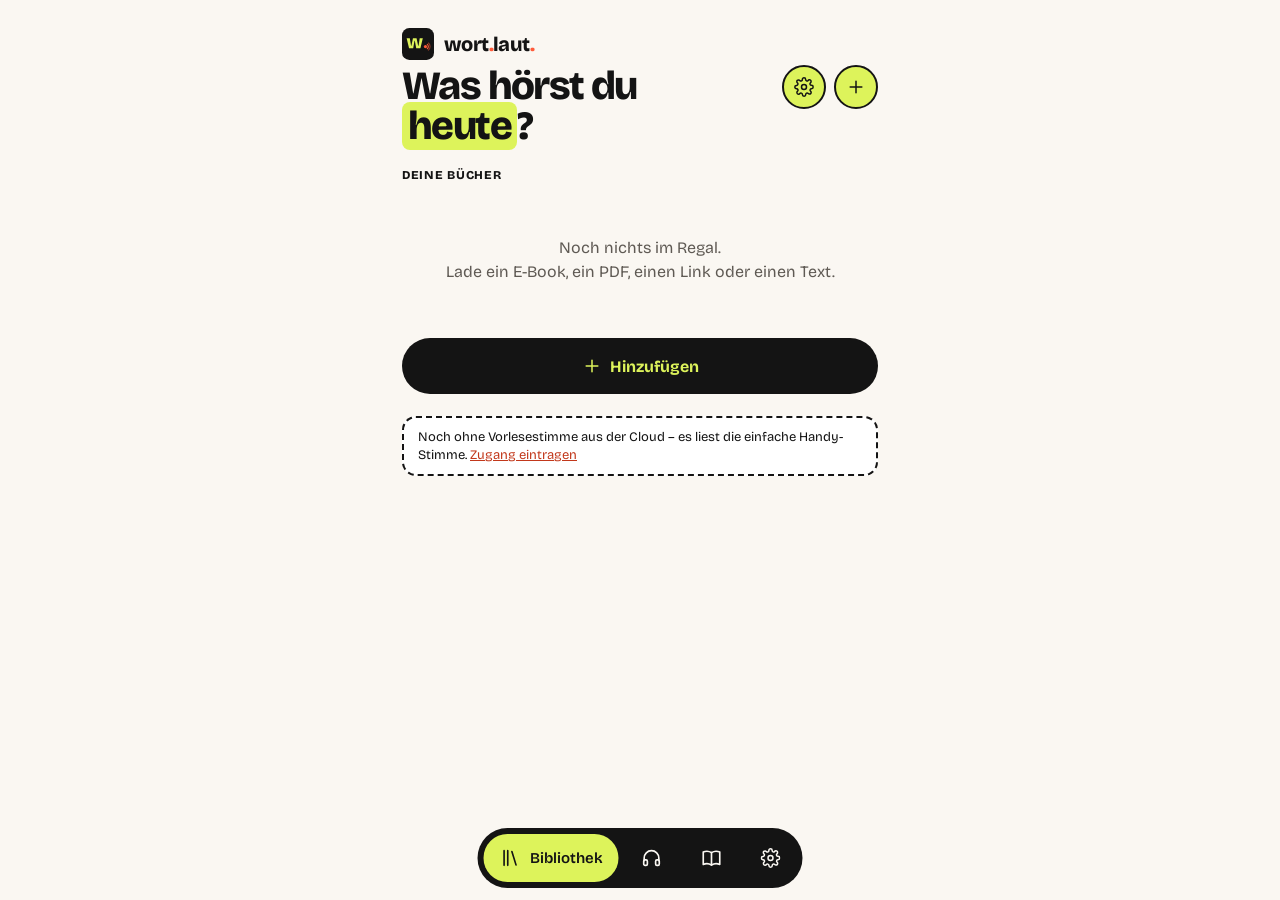
<file: index.html>
<!doctype html>
<html lang="de">
<head>
<meta charset="utf-8">
<meta name="viewport" content="width=device-width, initial-scale=1, viewport-fit=cover">
<meta name="theme-color" content="#FAF7F2">
<title>Wort. Laut.</title>
<link rel="manifest" href="manifest.webmanifest">
<link rel="icon" href="icon.svg" type="image/svg+xml">
<link rel="apple-touch-icon" href="icon-192.png">
<link rel="preconnect" href="https://fonts.googleapis.com">
<link rel="preconnect" href="https://fonts.gstatic.com" crossorigin>
<link rel="stylesheet" href="https://fonts.googleapis.com/css2?family=Bricolage+Grotesque:opsz,wght@12..96,400..800&family=Lexend:wght@300..600&family=Source+Sans+3:wght@400;600&family=Literata:opsz,wght@7..72,400;7..72,600&family=Figtree:wght@400;500;600;700&family=Source+Serif+4:opsz,wght@8..60,400;8..60,600&display=swap">
<link rel="stylesheet" href="style.css">
</head>
<body>
<div id="app"></div>
<div id="dock" class="dock">
<div id="mini" class="mini"></div>
<nav id="tabbar" class="tabbar" aria-label="Hauptnavigation"></nav>
</div>
<audio id="audio" preload="auto"></audio>
<div id="toast" class="toast" role="status" aria-live="polite"></div>
<script src="config.js"></script>
<script src="vendor/jszip.min.js"></script>
<script src="epub.js"></script>
<script src="app.js"></script>
</body>
</html>
</file>
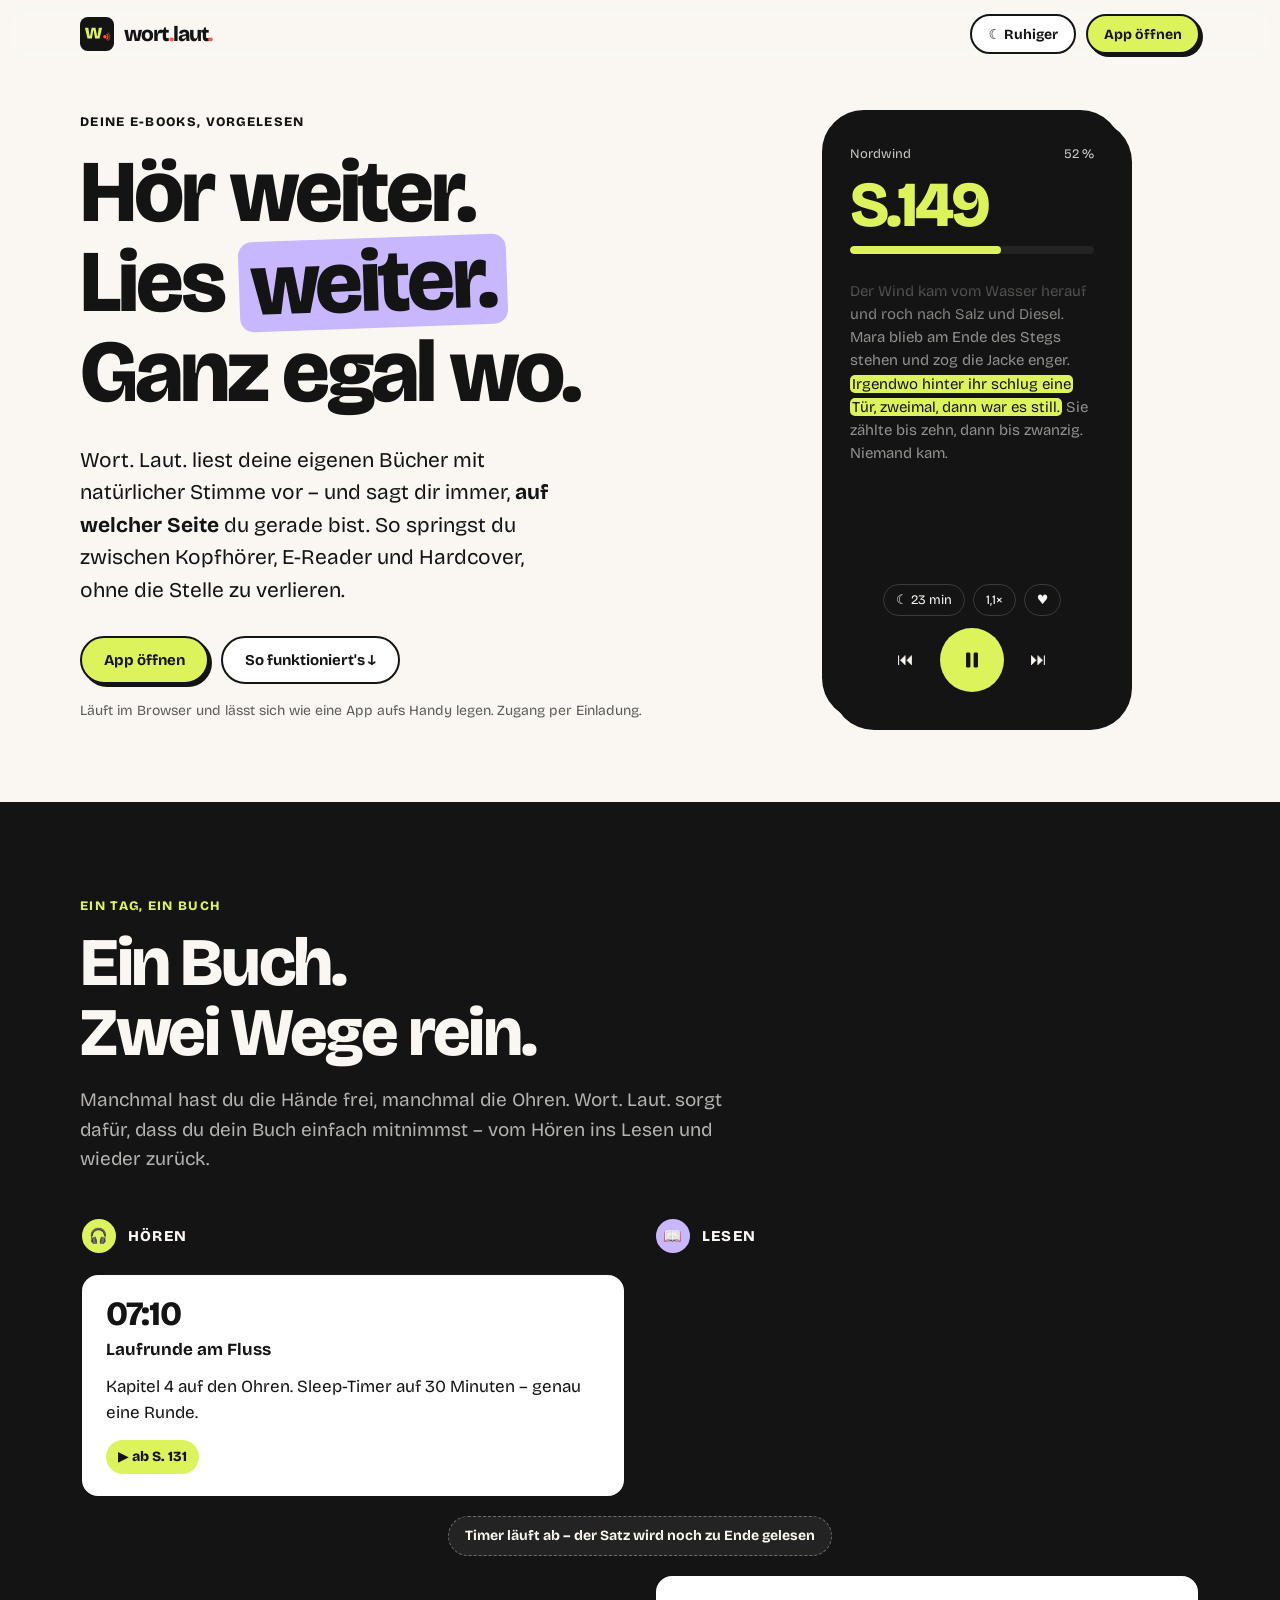
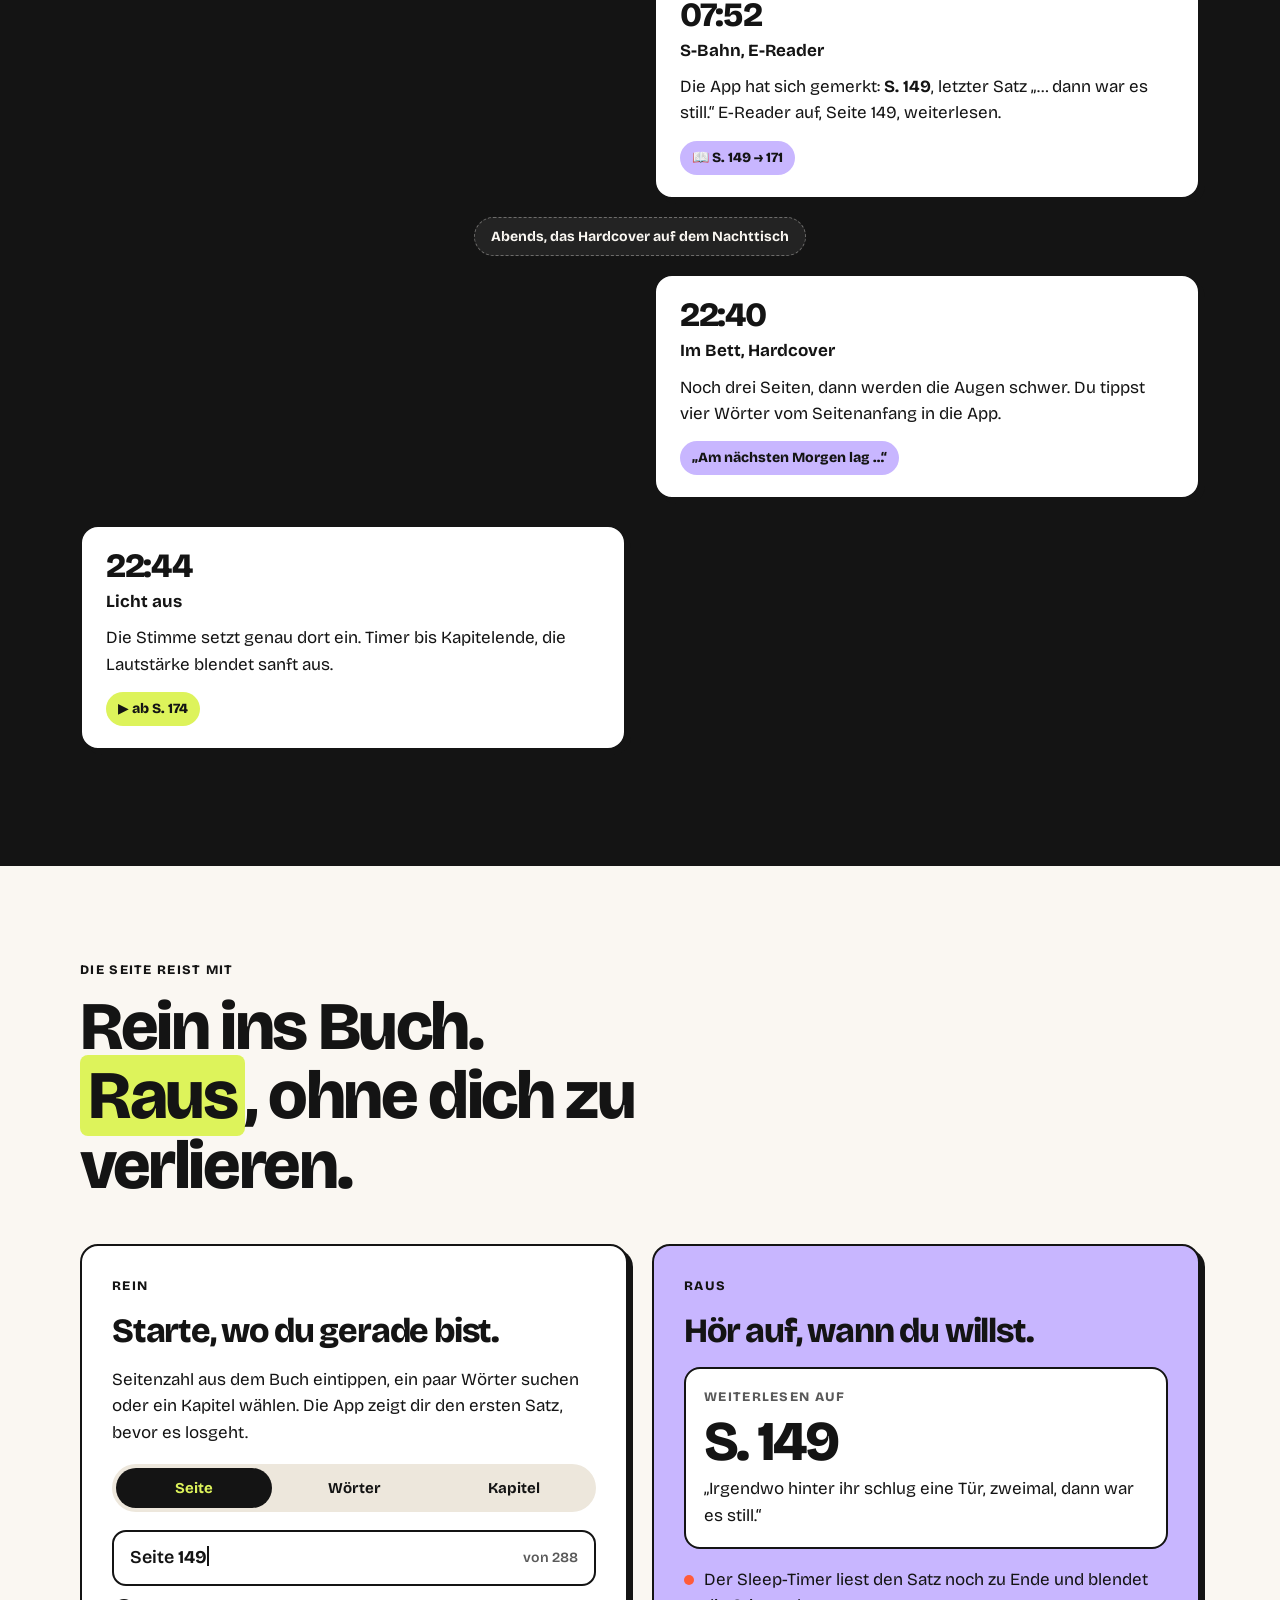
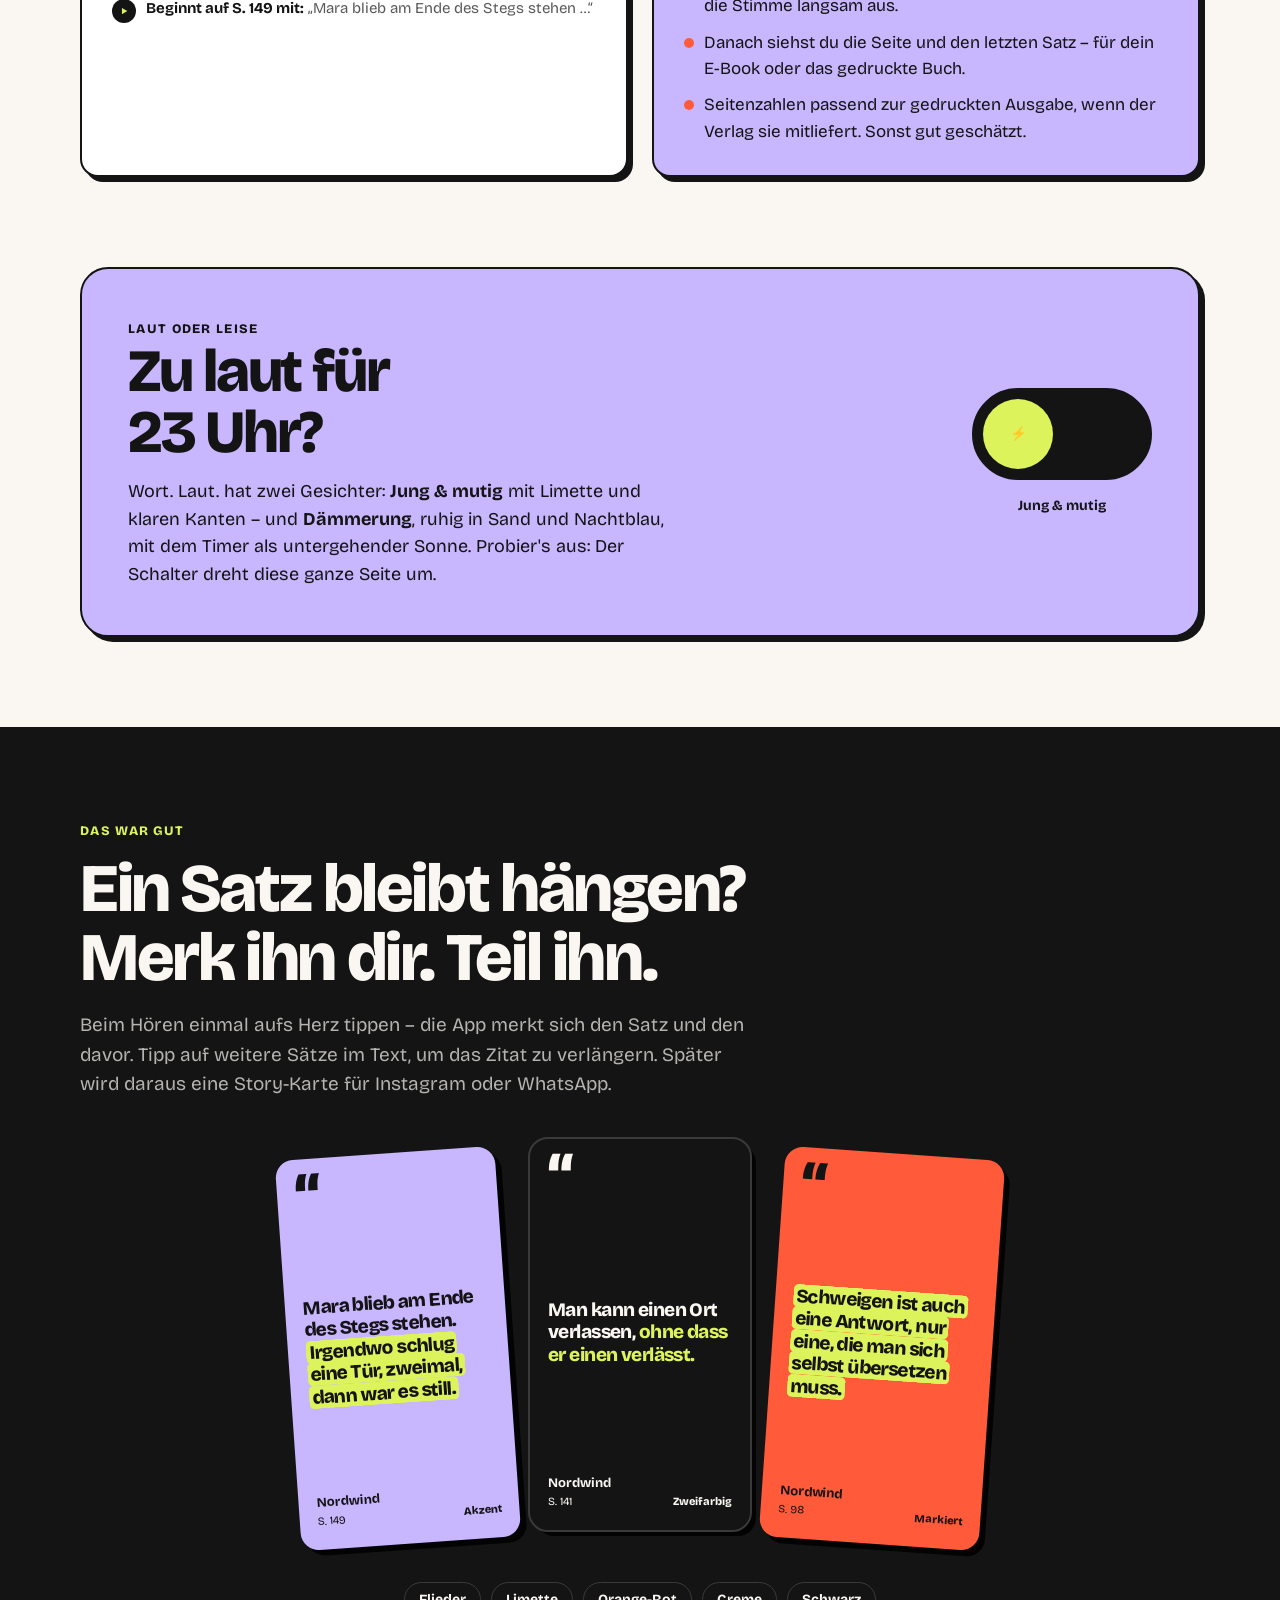
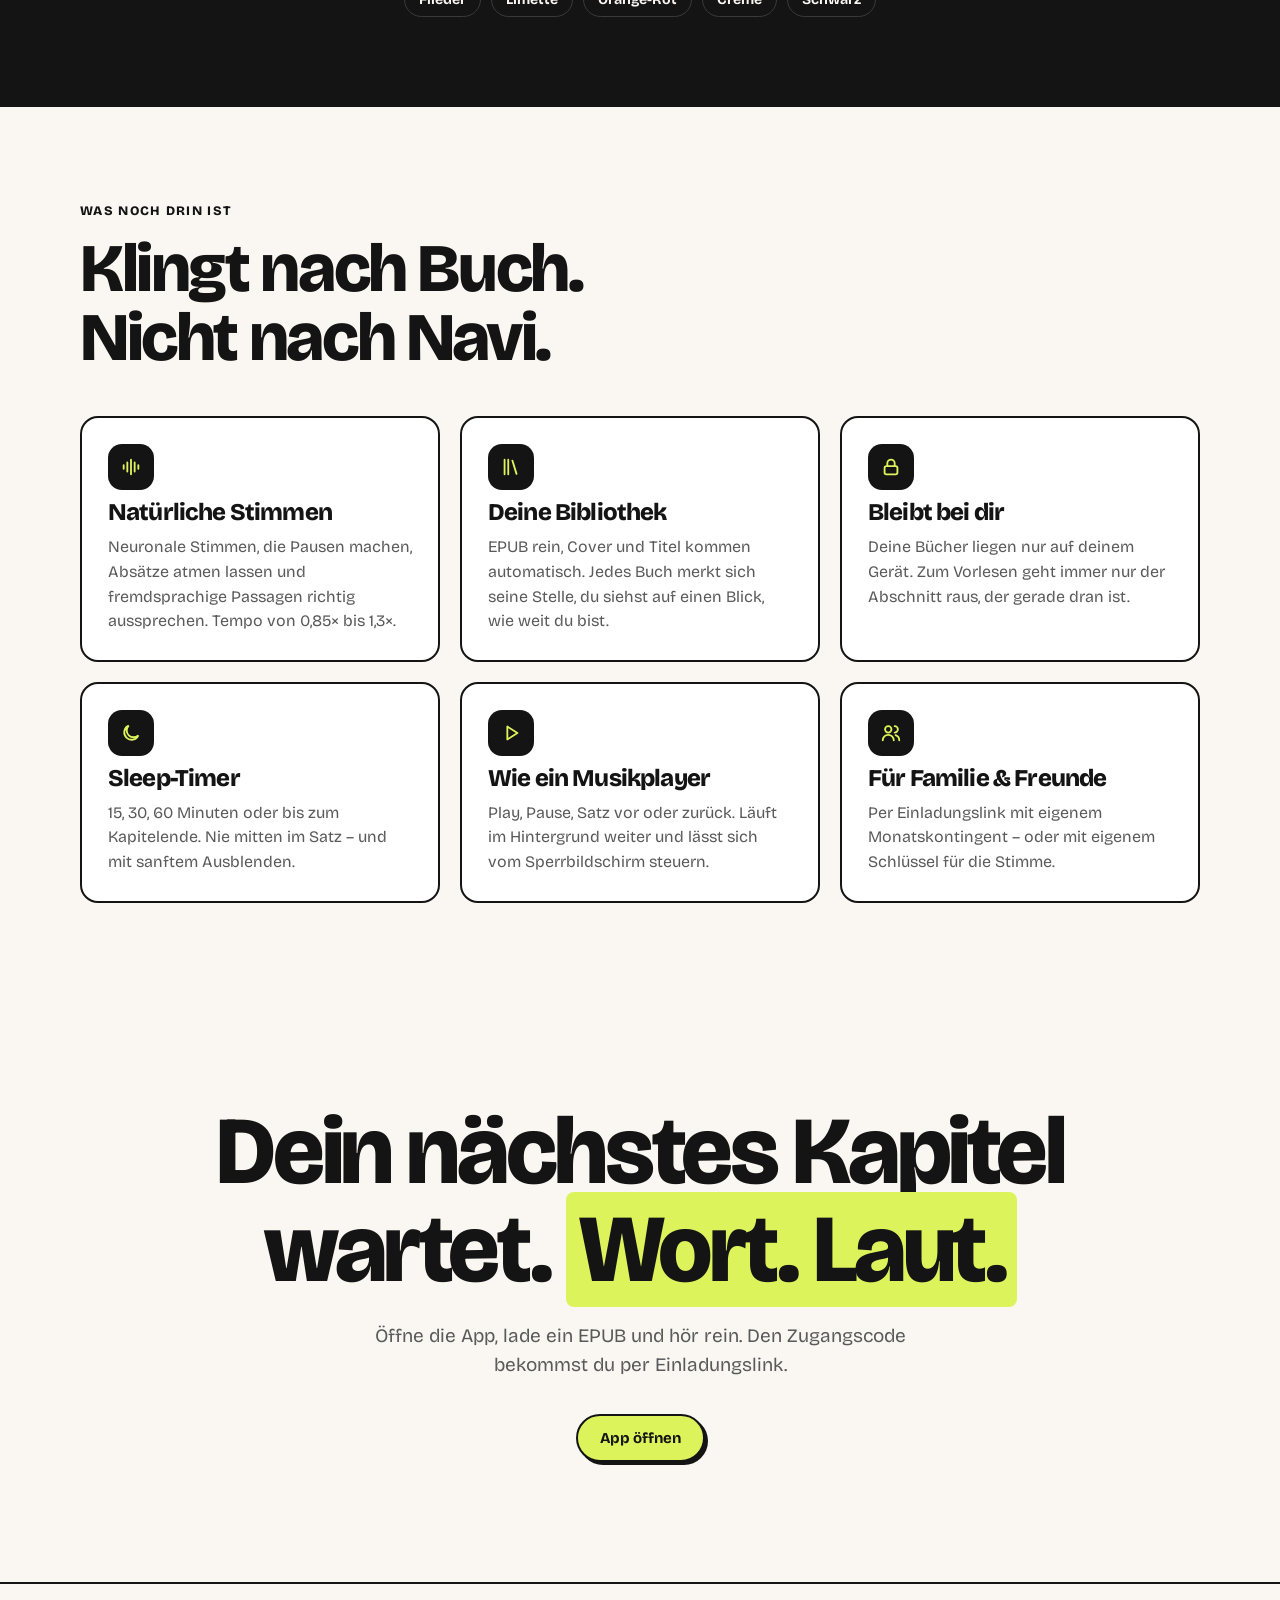
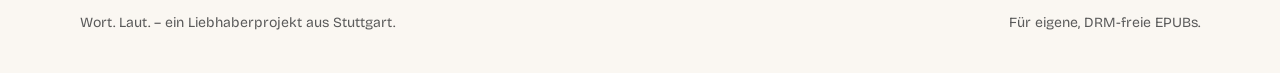
<file: about/index.html>
<!doctype html>
<html lang="de">
<head>
<meta charset="utf-8">
<meta name="viewport" content="width=device-width, initial-scale=1, viewport-fit=cover">
<title>Wort. Laut. – Hör dein Buch. Lies weiter.</title>
<meta name="description" content="Wort. Laut. liest deine eigenen E-Books mit natürlicher Stimme vor – und sagt dir immer, auf welcher Seite du bist. Springe zwischen Hören und Lesen, ohne die Stelle zu verlieren.">
<meta name="theme-color" content="#FAF7F2">
<link rel="icon" href="../icon.svg" type="image/svg+xml">
<link rel="preconnect" href="https://fonts.googleapis.com">
<link rel="preconnect" href="https://fonts.gstatic.com" crossorigin>
<link rel="stylesheet" href="https://fonts.googleapis.com/css2?family=Bricolage+Grotesque:opsz,wght@12..96,400..800&family=Figtree:wght@400;500;600;700&family=Source+Serif+4:opsz,wght@8..60,400;8..60,600&display=swap">
<style>
:root {
  --bg: #FAF7F2; --ink: #141414; --muted: #5A5A5A; --card: #FFFFFF;
  --lime: #DDF35B; --lilac: #C8B6FF; --red: #FF5B3A; --sand: #EDE7DC;
  --dark: #141414; --dark2: #232323; --on-dark: #FAF7F2;
  --hl: var(--lime); --hl-ink: #141414; --accent: var(--red);
  --line: 2px solid var(--ink); --shadow: 5px 5px 0 var(--ink); --r: 18px;
  --head: 'Bricolage Grotesque', system-ui, sans-serif; --body: 'Bricolage Grotesque', system-ui, sans-serif;
  --read: 'Bricolage Grotesque', system-ui, sans-serif;
  --hw: 800; --track: -0.035em;
}
body.calm {
  --bg: #F1ECE4; --ink: #1C2433; --muted: #5C6475; --card: #FBF8F3;
  --lime: #E8A35C; --lilac: #D9CFC0; --red: #C8692E; --sand: #E6DED1;
  --dark: #1C2433; --dark2: #26304A; --on-dark: #F1ECE4;
  --hl: #F3CF9E; --hl-ink: #1C2433; --accent: #E8A35C;
  --line: 1px solid #D6CEC0; --shadow: 0 10px 30px rgba(28,36,51,.10); --r: 22px;
  --head: 'Source Serif 4', Georgia, serif; --body: 'Figtree', system-ui, sans-serif; --read: 'Source Serif 4', Georgia, serif;
  --hw: 600; --track: -0.015em;
}
* { box-sizing: border-box; }
html { scroll-behavior: smooth; }
body { margin: 0; background: var(--bg); color: var(--ink); font-family: var(--body); font-size: 17px; line-height: 1.55; -webkit-font-smoothing: antialiased; transition: background .5s, color .5s; }
body, body * { transition-property: background-color, color, border-color, box-shadow, border-radius; transition-duration: .45s; }
a { color: inherit; }
h1, h2, h3 { font-family: var(--head); font-weight: var(--hw); letter-spacing: var(--track); margin: 0; line-height: 1.02; }
p { margin: 0; }
.wrap { width: min(1120px, 100% - 40px); margin: 0 auto; }
mark { background: var(--hl); color: var(--hl-ink); border-radius: 8px; padding: 0 .12em; -webkit-box-decoration-break: clone; box-decoration-break: clone; }
.kicker { font-size: 13px; font-weight: 800; letter-spacing: .1em; text-transform: uppercase; }
body.calm .kicker { font-weight: 600; color: var(--muted); }

/* Kopf */
header { position: sticky; top: 0; z-index: 10; background: color-mix(in srgb, var(--bg) 88%, transparent); backdrop-filter: blur(10px); }
.top { display: flex; align-items: center; justify-content: space-between; height: 68px; }
.brand { display: flex; align-items: center; gap: 10px; text-decoration: none; font-family: var(--head); font-weight: 800; font-size: 21px; letter-spacing: -0.04em; }
body.calm .brand { font-weight: 600; letter-spacing: 0; }
.brand .dot { color: var(--red); }
.top-r { display: flex; gap: 10px; align-items: center; }
.btn { display: inline-flex; align-items: center; justify-content: center; gap: 8px; height: 48px; padding: 0 22px; border-radius: 999px; border: var(--line); background: var(--card); color: var(--ink); font: 700 15px var(--body); text-decoration: none; cursor: pointer; }
.btn.main { background: var(--lime); box-shadow: 3px 3px 0 var(--ink); }
body.calm .btn.main { background: var(--dark); color: var(--on-dark); border-color: var(--dark); box-shadow: none; }
.btn.sm { height: 40px; padding: 0 16px; font-size: 14px; }
.mode { gap: 6px; }
.mode .when-calm { display: none; }
body.calm .mode .when-calm { display: inline; }
body.calm .mode .when-loud { display: none; }

/* Hero */
.hero { padding: 40px 0 80px; display: grid; grid-template-columns: 1.15fr .85fr; gap: 48px; align-items: center; }
.hero h1 { font-size: clamp(46px, 7vw, 88px); }
.hero h1 .flip { display: inline-block; background: var(--lilac); border-radius: 14px; padding: 0 .12em; transform: rotate(-2deg); }
body.calm .hero h1 .flip { transform: none; background: transparent; color: var(--red); font-style: italic; padding: 0; }
.hero .lead { font-size: clamp(18px, 2vw, 21px); margin-top: 26px; max-width: 34ch; }
.hero .cta { display: flex; gap: 12px; flex-wrap: wrap; margin-top: 30px; }
.hero .note { margin-top: 16px; font-size: 14px; color: var(--muted); }

/* Telefon-Mockups */
.phone { width: 300px; max-width: 100%; aspect-ratio: 300 / 610; border-radius: 42px; border: 8px solid #141414; background: var(--dark); color: var(--on-dark); box-shadow: 10px 10px 0 var(--ink); overflow: hidden; display: flex; flex-direction: column; padding: 26px 20px 20px; gap: 12px; margin: 0 auto; position: relative; font-family: var(--body); }
body.calm .phone { border-color: #10151F; box-shadow: 0 30px 60px rgba(28,36,51,.25); }
.phone.light { background: var(--bg); color: var(--ink); }
.ph-top { display: flex; justify-content: space-between; align-items: baseline; font-size: 13px; opacity: .8; }
.ph-page { font-family: var(--head); font-weight: 800; font-size: 64px; line-height: .9; letter-spacing: -0.05em; color: var(--lime); }
body.calm .ph-page { font-weight: 600; font-size: 54px; letter-spacing: -0.02em; }
.ph-bar { height: 8px; border-radius: 4px; background: var(--dark2); overflow: hidden; }
.ph-bar i { display: block; height: 100%; width: 62%; background: var(--lime); border-radius: 4px; animation: fill 30s linear infinite; }
@keyframes fill { from { width: 62%; } to { width: 4%; } }
.sun { display: none; }
body.calm .sun { display: block; }
body.calm .ph-bar { display: none; }
.ph-read { flex: 1; font-family: var(--read); font-size: 15px; line-height: 1.55; overflow: hidden; color: color-mix(in srgb, var(--on-dark) 55%, transparent); -webkit-mask-image: linear-gradient(transparent, #000 18%, #000 80%, transparent); mask-image: linear-gradient(transparent, #000 18%, #000 80%, transparent); padding-top: 14px; }
.ph-read .cur { color: var(--hl-ink); background: var(--hl); border-radius: 5px; padding: 0 2px; -webkit-box-decoration-break: clone; box-decoration-break: clone; }
.ph-ctrl { display: flex; align-items: center; justify-content: center; gap: 26px; }
.ph-ctrl .play { width: 64px; height: 64px; border-radius: 32px; background: var(--lime); color: #141414; display: flex; align-items: center; justify-content: center; }
.ph-chips { display: flex; gap: 8px; justify-content: center; font-size: 13px; }
.ph-chips span { border: 1.5px solid #3A3A3A; border-radius: 999px; padding: 5px 12px; }

/* Abschnitte */
section { padding: 90px 0; }
.sec-head { max-width: 760px; margin-bottom: 44px; }
.sec-head h2 { font-size: clamp(38px, 5.6vw, 68px); margin-top: 10px; }
.sec-head p { margin-top: 18px; font-size: 19px; color: var(--muted); max-width: 56ch; }
.dark { background: var(--dark); color: var(--on-dark); }
.dark .sec-head p { color: color-mix(in srgb, var(--on-dark) 70%, transparent); }

/* Die Geschichte: Spurwechsel */
.lanes { display: grid; grid-template-columns: 1fr 1fr; gap: 0 28px; position: relative; }
.lane-h { display: flex; align-items: center; gap: 10px; font-weight: 800; font-size: 15px; letter-spacing: .08em; text-transform: uppercase; padding-bottom: 18px; }
.lane-h .tag { width: 38px; height: 38px; border-radius: 19px; display: flex; align-items: center; justify-content: center; border: var(--line); }
.lane-h.l .tag { background: var(--lime); color: #141414; }
.lane-h.r .tag { background: var(--lilac); color: #141414; }
.step { grid-column: 1; background: var(--card); border: var(--line); border-radius: var(--r); box-shadow: var(--shadow); padding: 22px 24px; margin-bottom: 26px; position: relative; color: var(--ink); }
.step.r { grid-column: 2; }
.step .time { font-family: var(--head); font-weight: 800; font-size: 34px; letter-spacing: -0.04em; line-height: 1; }
body.calm .step .time { font-weight: 600; }
.step .where { font-weight: 700; margin: 6px 0 10px; }
.step .pg { display: inline-flex; align-items: center; gap: 6px; margin-top: 14px; font-weight: 800; font-size: 14px; border-radius: 999px; padding: 6px 12px; background: var(--hl); color: var(--hl-ink); }
.step.r .pg { background: var(--lilac); color: #141414; }
body.calm .step.r .pg { color: var(--ink); }
.switch-arrow { grid-column: 1 / -1; display: flex; justify-content: center; margin: -8px 0 18px; }
.switch-arrow span { display: inline-flex; align-items: center; gap: 8px; font-weight: 700; font-size: 14px; background: var(--dark2); color: var(--on-dark); border: 1.5px dashed color-mix(in srgb, var(--on-dark) 35%, transparent); border-radius: 999px; padding: 8px 16px; text-align: center; }

/* Rein / raus */
.duo { display: grid; grid-template-columns: 1fr 1fr; gap: 24px; }
.panel { background: var(--card); color: var(--ink); border: var(--line); border-radius: var(--r); box-shadow: var(--shadow); padding: 30px; display: flex; flex-direction: column; gap: 18px; }
.panel h3 { font-size: 34px; }
.panel.lilac { background: var(--lilac); }
body.calm .panel.lilac { background: var(--card); }
.seg { display: flex; gap: 4px; background: var(--sand); border-radius: 999px; padding: 4px; }
.seg span { flex: 1; text-align: center; height: 40px; line-height: 40px; border-radius: 999px; font-weight: 700; font-size: 15px; cursor: pointer; user-select: none; }
.seg span.on { background: var(--dark); color: var(--lime); }
body.calm .seg span.on { color: var(--on-dark); }
.find-demo { min-height: 132px; display: flex; flex-direction: column; gap: 12px; }
.fake-input { border: var(--line); border-radius: 14px; background: var(--card); padding: 12px 16px; font-size: 18px; font-weight: 600; display: flex; justify-content: space-between; align-items: center; }
.fake-input .caret { display: inline-block; width: 2px; height: 1.1em; background: var(--ink); vertical-align: -3px; animation: blink 1s steps(1) infinite; }
@keyframes blink { 50% { opacity: 0; } }
.startline { display: flex; gap: 10px; font-size: 15px; line-height: 1.45; color: var(--muted); }
.startline b { color: var(--ink); }
.pdot { width: 24px; height: 24px; flex: none; border-radius: 12px; background: var(--dark); color: var(--lime); display: flex; align-items: center; justify-content: center; margin-top: 1px; }
body.calm .pdot { color: var(--on-dark); }
.stopcard { background: var(--card); border: var(--line); border-radius: 16px; padding: 18px; display: flex; flex-direction: column; gap: 8px; }
.stopcard .big { font-family: var(--head); font-weight: 800; font-size: 56px; letter-spacing: -0.05em; line-height: .95; }
body.calm .stopcard .big { font-weight: 600; letter-spacing: -0.02em; }
.stopcard q { font-family: var(--read); font-size: 17px; quotes: '„' '“'; }
.ticks { display: flex; flex-direction: column; gap: 10px; padding: 0; margin: 0; list-style: none; }
.ticks li { display: flex; gap: 10px; align-items: flex-start; }
.ticks li::before { content: ''; flex: none; width: 10px; height: 10px; border-radius: 5px; background: var(--red); margin-top: 8px; }

/* Zitate */
.cards { display: flex; justify-content: center; gap: 22px; flex-wrap: wrap; padding: 10px 0 20px; }
.qcard { width: 220px; aspect-ratio: 9 / 16; border-radius: 18px; padding: 20px 18px; display: flex; flex-direction: column; justify-content: space-between; color: #141414; font-family: 'Bricolage Grotesque', sans-serif; box-shadow: 6px 6px 0 rgba(0,0,0,.85); }
.qcard:nth-child(1) { transform: rotate(-4deg); background: #C8B6FF; }
.qcard:nth-child(2) { transform: translateY(-14px); background: #141414; color: #FAF7F2; outline: 2px solid #3A3A3A; }
.qcard:nth-child(3) { transform: rotate(4deg); background: #FF5B3A; }
.qcard .qm { font-size: 64px; font-weight: 800; line-height: .6; height: 34px; }
.qcard p { font-size: 19px; font-weight: 800; line-height: 1.18; letter-spacing: -0.03em; }
.qcard .hl { background: #DDF35B; color: #141414; border-radius: 5px; padding: 0 3px; -webkit-box-decoration-break: clone; box-decoration-break: clone; }
.qcard .alt { color: #DDF35B; }
.qcard .src { display: flex; justify-content: space-between; align-items: flex-end; font-size: 11px; }
.qcard .src b { display: block; font-size: 13px; }
.qcard .lbl { font-weight: 800; }
body.calm .qcard { font-family: 'Source Serif 4', serif; box-shadow: 0 20px 40px rgba(0,0,0,.25); }
body.calm .qcard:nth-child(1) { background: #F1ECE4; }
body.calm .qcard:nth-child(2) { background: #1C2433; outline-color: #3A4560; }
body.calm .qcard:nth-child(3) { background: #E8A35C; }
body.calm .qcard p { font-weight: 600; letter-spacing: 0; }
body.calm .qcard .hl { background: #F3CF9E; color: #1C2433; }
body.calm .qcard .alt { color: #E8A35C; }
.styles-row { display: flex; justify-content: center; gap: 10px; flex-wrap: wrap; margin-top: 18px; }
.styles-row span { border: 1.5px solid #3A3A3A; border-radius: 999px; padding: 6px 14px; font-size: 14px; font-weight: 700; }

.calm-only { display: none; }
body.calm .calm-only { display: flex; }
body.calm .loud-only { display: none; }

/* Features */
.grid3 { display: grid; grid-template-columns: repeat(3, 1fr); gap: 20px; }
.feat { background: var(--card); color: var(--ink); border: var(--line); border-radius: var(--r); padding: 26px; display: flex; flex-direction: column; gap: 10px; }
.feat .ic { width: 46px; height: 46px; border-radius: 14px; background: var(--dark); color: var(--lime); display: flex; align-items: center; justify-content: center; }
body.calm .feat .ic { background: var(--sand); color: var(--red); }
.feat h3 { font-size: 24px; }
.feat p { color: var(--muted); font-size: 16px; }

/* Laut / leise */
.looks { display: grid; grid-template-columns: 1fr auto; gap: 40px; align-items: center; background: var(--lilac); border: var(--line); border-radius: 28px; box-shadow: var(--shadow); padding: 46px; color: #141414; }
body.calm .looks { background: var(--card); color: var(--ink); }
.looks h2 { font-size: clamp(36px, 5vw, 60px); }
.looks p { margin-top: 14px; font-size: 18px; max-width: 46ch; }
.bigswitch { width: 180px; height: 92px; border-radius: 46px; border: 3px solid #141414; background: #141414; position: relative; cursor: pointer; padding: 0; }
.bigswitch .knob { position: absolute; top: 8px; left: 8px; width: 70px; height: 70px; border-radius: 35px; background: #DDF35B; display: flex; align-items: center; justify-content: center; transition: left .45s cubic-bezier(.5,1.6,.4,1), background .45s; color: #141414; }
body.calm .bigswitch { background: #E6DED1; border-color: #1C2433; }
body.calm .bigswitch .knob { left: 96px; background: #1C2433; color: #F3CF9E; }
.bigswitch .k-calm { display: none; }
body.calm .bigswitch .k-calm { display: block; }
body.calm .bigswitch .k-loud { display: none; }
.switch-cap { text-align: center; font-weight: 700; margin-top: 10px; font-size: 14px; }

/* Schluss */
.final { text-align: center; padding: 110px 0 120px; }
.final h2 { font-size: clamp(44px, 7.5vw, 96px); }
.final p { margin: 22px auto 0; max-width: 46ch; font-size: 19px; color: var(--muted); }
.final .cta { display: flex; justify-content: center; gap: 12px; margin-top: 34px; flex-wrap: wrap; }
footer { border-top: var(--line); padding: 28px 0 40px; font-size: 14px; color: var(--muted); }
footer .wrap { display: flex; justify-content: space-between; gap: 16px; flex-wrap: wrap; }

/* Einblenden beim Scrollen */
.rv { opacity: 0; transform: translateY(24px); transition: opacity .7s ease, transform .7s ease; }
.rv.in { opacity: 1; transform: none; }

@media (max-width: 860px) {
  .hero { grid-template-columns: 1fr; padding-top: 20px; }
  .lanes { grid-template-columns: 1fr; }
  .step, .step.r { grid-column: 1; }
  .step.r { margin-left: 28px; }
  .step:not(.r) { margin-right: 28px; }
  .lane-h { display: none; }
  .step::before { content: attr(data-mode); position: absolute; top: -12px; right: 18px; font-size: 12px; font-weight: 800; letter-spacing: .08em; text-transform: uppercase; background: var(--lime); color: #141414; border: var(--line); border-radius: 999px; padding: 2px 10px; }
  .step.r::before { background: var(--lilac); }
  .duo, .grid3 { grid-template-columns: 1fr; }
  .looks { grid-template-columns: 1fr; padding: 30px; justify-items: center; text-align: left; }
  .top-r .btn.main { display: none; }
  section { padding: 70px 0; }
}
@media (prefers-reduced-motion: reduce) {
  html { scroll-behavior: auto; }
  .rv { opacity: 1; transform: none; transition: none; }
  .ph-bar i, .fake-input .caret { animation: none; }
  body, body * { transition: none !important; }
}
</style>
</head>
<body>
<header>
  <div class="wrap top">
    <a class="brand" href="#top" aria-label="Wort. Laut. – nach oben">
      <svg width="34" height="34" viewBox="0 0 200 200" aria-hidden="true"><rect width="200" height="200" rx="46" fill="#141414"/><g transform="translate(7 3)"><path d="M37.1 123.0 22.0 60.7H41.8L49.5 108.1H51.9L61.4 60.7H84.0L93.9 108.1H96.4L103.7 60.7H123.1L108.0 123.0H81.8L73.2 76.0H71.0L63.0 123.0Z" fill="#DDF35B"/><path d="M151.1 99.2 A18 18 0 0 1 151.1 126.8" fill="none" stroke="#FF5B3A" stroke-width="7" stroke-linecap="round"/><path d="M158.1 90.8 A29 29 0 0 1 158.1 135.2" fill="none" stroke="#FF5B3A" stroke-width="7" stroke-linecap="round" opacity=".5"/><circle cx="139.5" cy="113" r="10" fill="#FF5B3A"/></g></svg>
      <span>wort<span class="dot">.</span>laut<span class="dot">.</span></span>
    </a>
    <div class="top-r">
      <button class="btn sm mode" data-toggle aria-pressed="false"><span class="when-loud">☾ Ruhiger</span><span class="when-calm">⚡ Lauter</span></button>
      <a class="btn sm main" href="../">App öffnen</a>
    </div>
  </div>
</header>

<main id="top">
  <div class="wrap hero">
    <div>
      <span class="kicker">Deine E-Books, vorgelesen</span>
      <h1 style="margin-top:14px">Hör weiter.<br>Lies <span class="flip">weiter.</span><br>Ganz egal wo.</h1>
      <p class="lead">Wort. Laut. liest deine eigenen Bücher mit natürlicher Stimme vor – und sagt dir immer, <b>auf welcher Seite</b> du gerade bist. So springst du zwischen Kopfhörer, E-Reader und Hardcover, ohne die Stelle zu verlieren.</p>
      <div class="cta"><a class="btn main" href="../">App öffnen</a><a class="btn" href="#story">So funktioniert's ↓</a></div>
      <p class="note">Läuft im Browser und lässt sich wie eine App aufs Handy legen. Zugang per Einladung.</p>
    </div>
    <div class="phone" role="img" aria-label="Der Player von Wort. Laut.: große Seitenzahl, Timer und der mitlaufende Text">
      <div class="ph-top"><span>Nordwind</span><span>52 %</span></div>
      <div class="ph-page">S.149</div>
      <div class="ph-bar"><i></i></div>
      <svg class="sun" viewBox="0 0 260 80" aria-hidden="true"><path d="M20 76 A110 110 0 0 1 240 76" fill="none" stroke="currentColor" stroke-opacity=".25" stroke-width="1.5" stroke-dasharray="3 5"/><path d="M20 76 A110 110 0 0 1 88 18" fill="none" stroke="#E8A35C" stroke-width="2"/><circle cx="88" cy="18" r="9" fill="#E8A35C"/><line x1="8" y1="76" x2="252" y2="76" stroke="currentColor" stroke-opacity=".3"/></svg>
      <div class="ph-read">Der Wind kam vom Wasser herauf und roch nach Salz und Diesel. Mara blieb am Ende des Stegs stehen und zog die Jacke enger. <span class="cur">Irgendwo hinter ihr schlug eine Tür, zweimal, dann war es still.</span> Sie zählte bis zehn, dann bis zwanzig. Niemand kam.</div>
      <div class="ph-chips"><span>☾ 23 min</span><span>1,1×</span><span>♥</span></div>
      <div class="ph-ctrl"><span aria-hidden="true">⏮</span><span class="play"><svg width="26" height="26" viewBox="0 0 24 24" fill="currentColor" aria-hidden="true"><rect x="6.5" y="5" width="4" height="14" rx="1.2"/><rect x="13.5" y="5" width="4" height="14" rx="1.2"/></svg></span><span aria-hidden="true">⏭</span></div>
    </div>
  </div>

  <section id="story" class="dark">
    <div class="wrap">
      <div class="sec-head rv">
        <span class="kicker" style="color:var(--lime)">Ein Tag, ein Buch</span>
        <h2>Ein Buch.<br>Zwei Wege rein.</h2>
        <p>Manchmal hast du die Hände frei, manchmal die Ohren. Wort. Laut. sorgt dafür, dass du dein Buch einfach mitnimmst – vom Hören ins Lesen und wieder zurück.</p>
      </div>
      <div class="lanes">
        <div class="lane-h l"><span class="tag">🎧</span>Hören</div>
        <div class="lane-h r"><span class="tag">📖</span>Lesen</div>

        <article class="step rv" data-mode="Hören">
          <div class="time">07:10</div>
          <div class="where">Laufrunde am Fluss</div>
          <p>Kapitel 4 auf den Ohren. Sleep-Timer auf 30 Minuten – genau eine Runde.</p>
          <span class="pg">▶ ab S. 131</span>
        </article>
        <div class="switch-arrow rv"><span>Timer läuft ab – der Satz wird noch zu Ende gelesen</span></div>
        <article class="step r rv" data-mode="Lesen">
          <div class="time">07:52</div>
          <div class="where">S-Bahn, E-Reader</div>
          <p>Die App hat sich gemerkt: <b>S. 149</b>, letzter Satz „… dann war es still.“ E-Reader auf, Seite 149, weiterlesen.</p>
          <span class="pg">📖 S. 149 → 171</span>
        </article>
        <div class="switch-arrow rv"><span>Abends, das Hardcover auf dem Nachttisch</span></div>
        <article class="step r rv" data-mode="Lesen">
          <div class="time">22:40</div>
          <div class="where">Im Bett, Hardcover</div>
          <p>Noch drei Seiten, dann werden die Augen schwer. Du tippst vier Wörter vom Seitenanfang in die App.</p>
          <span class="pg">„Am nächsten Morgen lag …“</span>
        </article>
        <article class="step rv" data-mode="Hören">
          <div class="time">22:44</div>
          <div class="where">Licht aus</div>
          <p>Die Stimme setzt genau dort ein. Timer bis Kapitelende, die Lautstärke blendet sanft aus.</p>
          <span class="pg">▶ ab S. 174</span>
        </article>
      </div>
    </div>
  </section>

  <section>
    <div class="wrap">
      <div class="sec-head rv">
        <span class="kicker">Die Seite reist mit</span>
        <h2>Rein ins Buch.<br><mark>Raus</mark>, ohne dich zu verlieren.</h2>
      </div>
      <div class="duo">
        <div class="panel rv">
          <span class="kicker">Rein</span>
          <h3>Starte, wo du gerade bist.</h3>
          <p>Seitenzahl aus dem Buch eintippen, ein paar Wörter suchen oder ein Kapitel wählen. Die App zeigt dir den ersten Satz, bevor es losgeht.</p>
          <div class="seg" role="tablist" aria-label="Beispiel: Stelle finden">
            <span role="tab" data-find="seite" class="on" aria-selected="true">Seite</span><span role="tab" data-find="woerter" aria-selected="false">Wörter</span><span role="tab" data-find="kapitel" aria-selected="false">Kapitel</span>
          </div>
          <div class="find-demo" aria-live="polite"></div>
        </div>
        <div class="panel lilac rv">
          <span class="kicker">Raus</span>
          <h3>Hör auf, wann du willst.</h3>
          <div class="stopcard">
            <span class="kicker" style="color:var(--muted)">Weiterlesen auf</span>
            <span class="big">S. 149</span>
            <q>Irgendwo hinter ihr schlug eine Tür, zweimal, dann war es still.</q>
          </div>
          <ul class="ticks">
            <li>Der Sleep-Timer liest den Satz noch zu Ende und blendet die Stimme langsam aus.</li>
            <li>Danach siehst du die Seite und den letzten Satz – für dein E-Book oder das gedruckte Buch.</li>
            <li>Seitenzahlen passend zur gedruckten Ausgabe, wenn der Verlag sie mitliefert. Sonst gut geschätzt.</li>
          </ul>
        </div>
      </div>
    </div>
  </section>

  <section style="padding-top:0">
    <div class="wrap">
      <div class="looks rv">
        <div>
          <span class="kicker">Laut oder leise</span>
          <h2>Zu laut für<br>23 Uhr?</h2>
          <p>Wort. Laut. hat zwei Gesichter: <b>Jung & mutig</b> mit Limette und klaren Kanten – und <b>Dämmerung</b>, ruhig in Sand und Nachtblau, mit dem Timer als untergehender Sonne. Probier's aus: Der Schalter dreht diese ganze Seite um.</p>
        </div>
        <div>
          <button class="bigswitch" data-toggle aria-pressed="false" aria-label="Ruhigen Look ein- oder ausschalten"><span class="knob"><span class="k-loud" aria-hidden="true">⚡</span><span class="k-calm" aria-hidden="true">☾</span></span></button>
          <div class="switch-cap"><span class="when-loud-t">Jung & mutig</span></div>
        </div>
      </div>
    </div>
  </section>

  <section class="dark">
    <div class="wrap">
      <div class="sec-head rv">
        <span class="kicker" style="color:var(--lime)">Das war gut</span>
        <h2>Ein Satz bleibt hängen?<br>Merk ihn dir. Teil ihn.</h2>
        <p>Beim Hören einmal aufs Herz tippen – die App merkt sich den Satz und den davor. Tipp auf weitere Sätze im Text, um das Zitat zu verlängern. Später wird daraus eine Story-Karte für Instagram oder WhatsApp.</p>
      </div>
      <div class="cards rv" aria-label="Drei Beispiel-Karten in verschiedenen Stilen">
        <div class="qcard"><span class="qm">“</span><p>Mara blieb am Ende des Stegs stehen. <span class="hl">Irgendwo schlug eine Tür, zweimal, dann war es still.</span></p><div class="src"><span><b>Nordwind</b>S. 149</span><span class="lbl">Akzent</span></div></div>
        <div class="qcard"><span class="qm">“</span><p>Man kann einen Ort verlassen, <span class="alt">ohne dass er einen verlässt.</span></p><div class="src"><span><b>Nordwind</b>S. 141</span><span class="lbl">Zweifarbig</span></div></div>
        <div class="qcard"><span class="qm">“</span><p><span class="hl">Schweigen ist auch eine Antwort, nur eine, die man sich selbst übersetzen muss.</span></p><div class="src"><span><b>Nordwind</b>S. 98</span><span class="lbl">Markiert</span></div></div>
      </div>
      <div class="styles-row loud-only"><span>Flieder</span><span>Limette</span><span>Orange-Rot</span><span>Creme</span><span>Schwarz</span></div><div class="styles-row calm-only"><span>Nacht</span><span>Sand</span><span>Abendrot</span></div>
    </div>
  </section>

  <section>
    <div class="wrap">
      <div class="sec-head rv">
        <span class="kicker">Was noch drin ist</span>
        <h2>Klingt nach Buch.<br>Nicht nach Navi.</h2>
      </div>
      <div class="grid3">
        <div class="feat rv"><span class="ic"><svg width="22" height="22" viewBox="0 0 24 24" fill="none" stroke="currentColor" stroke-width="2" stroke-linecap="round" aria-hidden="true"><path d="M4 10v4M8 7v10M12 4v16M16 7v10M20 10v4"/></svg></span><h3>Natürliche Stimmen</h3><p>Neuronale Stimmen, die Pausen machen, Absätze atmen lassen und fremdsprachige Passagen richtig aussprechen. Tempo von 0,85× bis 1,3×.</p></div>
        <div class="feat rv"><span class="ic"><svg width="22" height="22" viewBox="0 0 24 24" fill="none" stroke="currentColor" stroke-width="2" stroke-linecap="round" stroke-linejoin="round" aria-hidden="true"><path d="M5 4v16M9 4v16M13.5 5l4.5 14.5"/></svg></span><h3>Deine Bibliothek</h3><p>EPUB rein, Cover und Titel kommen automatisch. Jedes Buch merkt sich seine Stelle, du siehst auf einen Blick, wie weit du bist.</p></div>
        <div class="feat rv"><span class="ic"><svg width="22" height="22" viewBox="0 0 24 24" fill="none" stroke="currentColor" stroke-width="2" stroke-linecap="round" stroke-linejoin="round" aria-hidden="true"><rect x="5" y="11" width="14" height="9" rx="2"/><path d="M8 11V8a4 4 0 0 1 8 0v3"/></svg></span><h3>Bleibt bei dir</h3><p>Deine Bücher liegen nur auf deinem Gerät. Zum Vorlesen geht immer nur der Abschnitt raus, der gerade dran ist.</p></div>
        <div class="feat rv"><span class="ic"><svg width="22" height="22" viewBox="0 0 24 24" fill="none" stroke="currentColor" stroke-width="2" stroke-linecap="round" aria-hidden="true"><path d="M20 14.5A8 8 0 1 1 9.5 4a6.5 6.5 0 0 0 10.5 10.5z"/></svg></span><h3>Sleep-Timer</h3><p>15, 30, 60 Minuten oder bis zum Kapitelende. Nie mitten im Satz – und mit sanftem Ausblenden.</p></div>
        <div class="feat rv"><span class="ic"><svg width="22" height="22" viewBox="0 0 24 24" fill="none" stroke="currentColor" stroke-width="2" stroke-linecap="round" stroke-linejoin="round" aria-hidden="true"><path d="M8 5v14l11-7z"/></svg></span><h3>Wie ein Musikplayer</h3><p>Play, Pause, Satz vor oder zurück. Läuft im Hintergrund weiter und lässt sich vom Sperrbildschirm steuern.</p></div>
        <div class="feat rv"><span class="ic"><svg width="22" height="22" viewBox="0 0 24 24" fill="none" stroke="currentColor" stroke-width="2" stroke-linecap="round" stroke-linejoin="round" aria-hidden="true"><circle cx="9" cy="8" r="3.5"/><path d="M3 20c0-3.3 2.7-6 6-6s6 2.7 6 6M16 4.5a3.5 3.5 0 0 1 0 7M21 20c0-2.6-1.6-4.8-4-5.6"/></svg></span><h3>Für Familie & Freunde</h3><p>Per Einladungslink mit eigenem Monatskontingent – oder mit eigenem Schlüssel für die Stimme.</p></div>
      </div>
    </div>
  </section>

  <section class="final">
    <div class="wrap rv">
      <h2>Dein nächstes Kapitel<br>wartet. <mark>Wort. Laut.</mark></h2>
      <p>Öffne die App, lade ein EPUB und hör rein. Den Zugangscode bekommst du per Einladungslink.</p>
      <div class="cta"><a class="btn main" href="../">App öffnen</a></div>
    </div>
  </section>
</main>

<footer>
  <div class="wrap"><span>Wort. Laut. – ein Liebhaberprojekt aus Stuttgart.</span><span>Für eigene, DRM-freie EPUBs.</span></div>
</footer>

<script>
(function () {
  // Laut / leise: ganze Seite umschalten, Wahl merken
  const body = document.body;
  const cap = document.querySelector('.when-loud-t');
  const meta = document.querySelector('meta[name="theme-color"]');
  const set = (calm) => {
    body.classList.toggle('calm', calm);
    document.querySelectorAll('[data-toggle]').forEach((b) => b.setAttribute('aria-pressed', String(calm)));
    if (cap) cap.textContent = calm ? 'Dämmerung' : 'Jung & mutig';
    if (meta) meta.setAttribute('content', calm ? '#F1ECE4' : '#FAF7F2');
    try { localStorage.setItem('wortlaut.about.calm', calm ? '1' : '0'); } catch (e) {}
  };
  let saved = false;
  try { saved = localStorage.getItem('wortlaut.about.calm') === '1'; } catch (e) {}
  set(saved);
  document.querySelectorAll('[data-toggle]').forEach((b) => b.addEventListener('click', () => set(!body.classList.contains('calm'))));

  // Stelle finden: kleine Live-Demo
  const demo = document.querySelector('.find-demo');
  const play = '<span class="pdot"><svg width="10" height="10" viewBox="0 0 24 24" fill="currentColor" aria-hidden="true"><path d="M7 4.5v15l13-7.5z"/></svg></span>';
  const views = {
    seite: '<div class="fake-input"><span>Seite <b>149</b><span class="caret"></span></span><span style="color:var(--muted);font-size:14px">von 288</span></div><div class="startline">' + play + '<span><b>Beginnt auf S. 149 mit:</b> „Mara blieb am Ende des Stegs stehen …“</span></div>',
    woerter: '<div class="fake-input"><span>schlug eine Tür zweimal<span class="caret"></span></span></div><div class="startline">' + play + '<span><b>Gefunden auf S. 149:</b> „Irgendwo hinter ihr <b>schlug eine Tür, zweimal</b>, dann war es still.“</span></div>',
    kapitel: '<div class="fake-input" style="font-size:16px"><span>4 · Am Ende des Stegs</span><span>›</span></div><div class="startline">' + play + '<span><b>Beginnt auf S. 131 mit:</b> „Der Wind kam vom Wasser herauf …“</span></div>',
  };
  const tabs = document.querySelectorAll('[data-find]');
  const show = (k) => {
    tabs.forEach((t) => { const on = t.dataset.find === k; t.classList.toggle('on', on); t.setAttribute('aria-selected', String(on)); });
    demo.innerHTML = views[k];
  };
  tabs.forEach((t) => t.addEventListener('click', () => show(t.dataset.find)));
  show('seite');

  // Abschnitte beim Scrollen einblenden
  const els = document.querySelectorAll('.rv');
  if ('IntersectionObserver' in window) {
    const io = new IntersectionObserver((es) => es.forEach((e) => { if (e.isIntersecting) { e.target.classList.add('in'); io.unobserve(e.target); } }), { threshold: 0.15 });
    els.forEach((el) => io.observe(el));
  } else els.forEach((el) => el.classList.add('in'));
})();
</script>
</body>
</html>
</file>
<file: style.css>
/* Navigation */
:root { --navh: calc(64px + env(safe-area-inset-bottom)); }
:root {
  --bg: #EFE9E1; --surface: #F8F4EE; --text: #2A2622; --muted: #6E655B;
  --line: #D8CEC1; --line2: #CBBFB0; --accent: #C8692E; --accent-text: #A4521F;
  --hl: #E2D6C6; --btn: #2A2622; --btn-text: #F8F4EE; --context: #6E655B; --star: transparent;
  --serif: 'Source Serif 4', Georgia, serif; --sans: Figtree, system-ui, sans-serif;
  color-scheme: light;
}
body.night {
  --bg: #1C2433; --surface: #263046; --text: #F1ECE4; --muted: #A9B1C2;
  --line: #3A4560; --line2: #3A4560; --accent: #E8A35C; --accent-text: #E8A35C;
  --hl: #2C3650; --btn: #E8A35C; --btn-text: #1C2433; --context: #9AA3B6; --star: #A9B1C2;
  color-scheme: dark;
}
* { box-sizing: border-box; }
html, body { margin: 0; background: var(--bg); color: var(--text); font-family: var(--sans); -webkit-tap-highlight-color: transparent; }
body { transition: background .6s, color .6s; min-height: 100vh; min-height: 100dvh; }
a { color: var(--accent-text); }
button, input, select { font: inherit; color: inherit; }
button { cursor: pointer; }
#app { max-width: 520px; margin: 0 auto; min-height: 100vh; min-height: 100dvh; display: flex; flex-direction: column; }
.screen { flex: 1; display: flex; flex-direction: column; gap: 22px; padding: max(28px, env(safe-area-inset-top)) 22px calc(var(--navh) + 24px); }
body.has-mini .screen { padding-bottom: calc(var(--navh) + 96px); }
.row { display: flex; align-items: center; gap: 12px; }
.between { display: flex; justify-content: space-between; align-items: center; gap: 12px; }
.col { display: flex; flex-direction: column; gap: 6px; }
.grow { flex: 1; min-width: 0; }
.muted { color: var(--muted); font-size: 13px; }
.small { font-size: 12px; color: var(--muted); }
.label { font-size: 12px; font-weight: 600; color: var(--muted); text-transform: uppercase; letter-spacing: .08em; margin: 0; }
.label.accent { color: var(--accent-text); }
h1 { margin: 0; font-family: var(--serif); font-size: 30px; font-weight: 600; letter-spacing: -.01em; }
h2 { margin: 0; }
.serif { font-family: var(--serif); }
.card { background: var(--surface); border-radius: 20px; padding: 16px; display: flex; flex-direction: column; gap: 12px; }
.card.strong { border: 1.5px solid var(--text); }
.icon-btn { width: 44px; height: 44px; border-radius: 22px; border: 1px solid var(--line); background: var(--surface); display: inline-flex; align-items: center; justify-content: center; flex-shrink: 0; }
.icon-btn.bare { border: none; background: transparent; margin-left: -12px; }
.btn { height: 44px; padding: 0 18px; border-radius: 22px; border: 1px solid var(--line); background: transparent; font-size: 14px; font-weight: 600; display: inline-flex; align-items: center; justify-content: center; gap: 8px; }
.btn.solid { background: var(--btn); color: var(--btn-text); border: none; }
.btn.big { height: 56px; border-radius: 28px; font-size: 16px; width: 100%; }
.btn.link { border: none; padding: 0; height: 44px; color: var(--accent-text); background: none; }
.btn.danger { color: #B3261E; }
body.night .btn.danger { color: #FFB4A9; }
.chips { display: flex; gap: 8px; flex-wrap: wrap; }
.chip { height: 44px; min-width: 52px; padding: 0 14px; border-radius: 22px; border: 1px solid var(--line); background: transparent; font-size: 14px; flex: 1; }
.chip.on { background: var(--accent); border-color: var(--accent); color: #2A160A; font-weight: 600; }
.field { background: var(--surface); border-radius: 16px; padding: 10px 14px; display: flex; flex-direction: column; gap: 2px; }
.field label { font-size: 13px; color: var(--muted); }
.field input, .field select { height: 34px; border: none; border-bottom: 1.5px solid var(--line2); background: transparent; padding: 0; width: 100%; min-width: 0; font-size: 16px; outline: none; }
.field input:focus { border-bottom-color: var(--text); }
.field input.big { font-family: var(--serif); font-size: 20px; font-weight: 600; }
.split { display: grid; grid-template-columns: minmax(0, 1fr) minmax(0, 2fr); gap: 10px; }
.progress { height: 2px; background: var(--line); border-radius: 1px; flex: 1; }
.progress > div { height: 2px; background: var(--text); border-radius: 1px; }

/* Bibliothek */
.shelf { display: grid; grid-template-columns: repeat(3, minmax(0, 1fr)); gap: 18px 14px; }
.book-tile { border: none; background: none; padding: 0; text-align: left; display: flex; flex-direction: column; gap: 8px; }
.cover { aspect-ratio: 2 / 3; width: 100%; border-radius: 6px; object-fit: cover; display: block; background: var(--line); box-shadow: 0 1px 0 rgba(0,0,0,.06); }
.cover.ph { display: flex; align-items: flex-end; padding: 10px; font-family: var(--serif); font-size: 14px; line-height: 1.15; }
.add-tile { aspect-ratio: 2 / 3; border-radius: 6px; border: 1.5px dashed var(--line2); background: transparent; color: var(--muted); font-size: 12px; font-weight: 600; display: flex; flex-direction: column; align-items: center; justify-content: center; gap: 6px; }
.empty { text-align: center; padding: 40px 10px; color: var(--muted); line-height: 1.5; }

/* Player */
.sun-wrap { position: relative; width: 100%; max-width: 360px; margin: 0 auto; }
.sun-wrap svg { width: 100%; height: auto; display: block; }
.sun-time { position: absolute; left: 0; right: 0; bottom: 10%; text-align: center; font-family: var(--serif); font-size: 42px; font-weight: 600; letter-spacing: -.02em; line-height: 1; }
.sun-time.word { font-size: 30px; }
.reading { flex: 1; overflow: hidden; position: relative; min-height: 180px; display: flex; flex-direction: column; justify-content: center; }
.reading p { margin: 0; font-family: var(--serif); font-size: 18px; line-height: 1.65; color: var(--context); }
.reading .cur { color: var(--text); background: var(--hl); border-radius: 4px; padding: 1px 3px; -webkit-box-decoration-break: clone; box-decoration-break: clone; }
.controls { display: flex; justify-content: space-between; align-items: center; padding: 0 8px; }
.ctl { width: 64px; height: 64px; border-radius: 32px; border: 1px solid var(--line); background: transparent; display: flex; align-items: center; justify-content: center; }
.ctl.main { width: 96px; height: 96px; border-radius: 48px; border: none; background: var(--btn); color: var(--btn-text); }
.ctl.main.loading { opacity: .6; }
.stop-box { background: var(--surface); border-radius: 16px; padding: 10px 10px 10px 16px; display: flex; justify-content: space-between; align-items: center; gap: 10px; }
.banner { background: var(--surface); border-radius: 14px; padding: 10px 14px; font-size: 13px; color: var(--muted); line-height: 1.4; }

/* Gestoppt */
.big-page { font-family: var(--serif); font-size: 72px; font-weight: 600; line-height: 1; letter-spacing: -.02em; }
.quote { margin: 0; font-family: var(--serif); font-size: 19px; line-height: 1.45; }

/* Overlays */
.toast { position: fixed; left: 50%; bottom: calc(var(--navh) + 14px); transform: translateX(-50%) translateY(20px); background: var(--text); color: var(--bg); padding: 10px 16px; border-radius: 22px; font-size: 14px; opacity: 0; transition: .25s; pointer-events: none; z-index: 30; max-width: 90vw; }
.toast.show { opacity: 1; transform: translateX(-50%) translateY(0); }
.overlay { position: fixed; inset: 0; background: rgba(20,16,12,.45); display: flex; align-items: flex-end; justify-content: center; z-index: 20; }
.sheet { background: var(--bg); width: 100%; max-width: 520px; max-height: 85vh; overflow: auto; border-radius: 22px 22px 0 0; padding: 22px 22px max(22px, env(safe-area-inset-bottom)); display: flex; flex-direction: column; gap: 16px; }
.list-btn { width: 100%; text-align: left; border: none; background: var(--surface); border-radius: 14px; padding: 12px 14px; display: flex; justify-content: space-between; align-items: center; gap: 12px; min-height: 48px; }
.list-btn + .list-btn { margin-top: 8px; }
.busy { position: fixed; inset: 0; background: var(--bg); display: flex; flex-direction: column; gap: 14px; align-items: center; justify-content: center; z-index: 25; font-family: var(--serif); font-size: 20px; }
.spinner { width: 28px; height: 28px; border-radius: 14px; border: 2px solid var(--line); border-top-color: var(--accent); animation: spin 1s linear infinite; }
@keyframes spin { to { transform: rotate(360deg); } }
.meter { height: 6px; background: var(--line); border-radius: 3px; overflow: hidden; }
.meter > div { height: 6px; background: var(--accent); }
.hit { width: 100%; text-align: left; border: none; background: var(--surface); border-radius: 18px; padding: 14px 16px; display: flex; flex-direction: column; gap: 8px; }
.hit.sel { outline: 1.5px solid var(--text); }
.hit mark { background: var(--hl); color: var(--text); border-radius: 3px; padding: 0 2px; }
:focus-visible { outline: 2px solid var(--accent); outline-offset: 2px; }

.tabbar { position: fixed; left: 0; right: 0; bottom: 0; height: var(--navh); padding-bottom: env(safe-area-inset-bottom); background: var(--bg); border-top: 1px solid var(--line); display: flex; justify-content: center; z-index: 15; transition: background .6s; }
.tab { flex: 1; max-width: 173px; border: none; background: none; display: flex; flex-direction: column; align-items: center; justify-content: center; gap: 3px; font-size: 11px; font-weight: 600; color: var(--muted); }
.tab.on { color: var(--text); }
.tab.on svg { color: var(--accent-text); }
.mini { position: fixed; left: 12px; right: 12px; bottom: calc(var(--navh) + 8px); max-width: 496px; margin: 0 auto; z-index: 14; }
.mini:empty { display: none; }
body:not(.has-mini) .mini { display: none; }
.mini { display: flex; align-items: center; gap: 8px; background: var(--surface); border-radius: 16px; padding: 8px 8px 8px 10px; box-shadow: 0 4px 18px rgba(0,0,0,.12); border: 1px solid var(--line); }
.mini-open { flex: 1; min-width: 0; display: flex; align-items: center; gap: 12px; border: none; background: none; padding: 0; }
.mini-title { font-weight: 600; font-size: 14px; white-space: nowrap; overflow: hidden; text-overflow: ellipsis; }
.mini-play { width: 44px; height: 44px; border-radius: 22px; border: none; background: var(--btn); color: var(--btn-text); display: flex; align-items: center; justify-content: center; flex-shrink: 0; }
.mini .cover.ph { font-size: 6px; padding: 3px; }

/* Player passt immer auf einen Bildschirm */
.screen.player { flex: none; min-height: 0; height: 100vh; height: 100dvh; gap: 12px; overflow: hidden; padding-top: max(16px, env(safe-area-inset-top)); padding-bottom: calc(var(--navh) + 14px); }
.screen.player .reading-wrap { flex: 1 1 0; min-height: 0; position: relative; }
.screen.player .reading { position: absolute; inset: 0; display: block; overflow-y: auto; overscroll-behavior: contain; scrollbar-width: none; -webkit-mask-image: linear-gradient(transparent, #000 12%, #000 86%, transparent); mask-image: linear-gradient(transparent, #000 12%, #000 86%, transparent); }
.screen.player .reading::-webkit-scrollbar { display: none; }
.screen.player .sun-wrap { max-width: 300px; }
.screen.player .sun-time { font-size: 38px; }
.screen.player .ctl.main { width: 84px; height: 84px; border-radius: 42px; }
.screen.player .ctl { width: 58px; height: 58px; border-radius: 29px; }
.ichip { display: inline-flex; align-items: center; justify-content: center; gap: 6px; flex: 1 1 0; min-width: 0; padding: 0 10px; white-space: nowrap; }
@media (max-height: 760px) {
  .screen.player .sun-wrap { max-width: 230px; }
  .screen.player .sun-time { font-size: 30px; }
  .screen.player .reading p { font-size: 17px; line-height: 1.55; }
  .screen.player .ctl.main { width: 72px; height: 72px; border-radius: 36px; }
}

.brand { display: inline-flex; align-items: center; gap: 8px; font-family: var(--serif); font-size: 16px; font-weight: 600; letter-spacing: -.01em; color: var(--text); }

.screen.player .reading p { padding: 38vh 0 55vh; }
.screen.player #stopbox:empty { display: none; }

/* Umschalter Seite / Wörter / Kapitel */
.seg { display: flex; gap: 4px; background: var(--surface); border-radius: 999px; padding: 4px; }
.seg button { flex: 1; height: 40px; border: none; border-radius: 999px; background: transparent; font-weight: 600; font-size: 14px; color: var(--muted); }
.seg button.on { background: var(--btn); color: var(--btn-text); }
/* Zitate */
.reading span[data-i] { cursor: pointer; }
.reading .q { text-decoration: underline; text-decoration-color: var(--accent); text-decoration-thickness: 3px; text-underline-offset: 5px; color: var(--text); }
.chip.mark { color: var(--accent-text); }
.chip.mark.on { background: var(--accent); border-color: var(--accent); color: #2A160A; }
.markbar { display: flex; align-items: center; justify-content: space-between; gap: 10px; background: var(--surface); border-radius: 16px; padding: 10px 10px 10px 14px; font-size: 14px; }
.markbar svg { color: var(--accent); flex-shrink: 0; }
.markbar .btn { height: 38px; padding: 0 12px; background: var(--bg); color: var(--text); }
.markbar .small { display: none; }
@media (min-width: 400px) { .markbar .small { display: inline; } }
.screen.player #markbar:empty { display: none; }

.jumpcur { position: absolute; left: 50%; bottom: 6px; transform: translateX(-50%); z-index: 2; display: inline-flex; align-items: center; gap: 6px; height: 40px; padding: 0 14px; border-radius: 20px; border: 1px solid var(--line); background: var(--surface); color: var(--text); font-size: 13px; font-weight: 600; box-shadow: 0 4px 14px rgba(0,0,0,.12); }
.jumpcur[hidden] { display: none; }
.jumpcur svg { width: 16px; height: 16px; }

/* ================= Look „Jung & mutig“ (Standard) ================= */
body.look-young {
  --bg: #FAF7F2; --surface: #FFFFFF; --text: #141414; --muted: #5F5A54;
  --line: #E3DDD3; --line2: #141414; --accent: #FF5B3A; --accent-text: #C2381B;
  --hl: #DDF35B; --btn: #141414; --btn-text: #DDF35B; --context: #77716A; --star: transparent;
  --serif: 'Bricolage Grotesque', system-ui, sans-serif; --sans: 'Bricolage Grotesque', system-ui, sans-serif;
  --navh: calc(84px + env(safe-area-inset-bottom));
  color-scheme: light;
}
.look-young h1 { font-weight: 800; letter-spacing: -0.04em; }
.look-young .yhead { font-size: 40px; line-height: 1; }
.look-young .yhead mark { background: #DDF35B; color: #141414; border-radius: 8px; padding: 0 6px; }
.look-young .brand { font-family: var(--sans); gap: 10px; }
.look-young .brand .wm { font-size: 20px; font-weight: 800; letter-spacing: -0.03em; }
.look-young .brand .wm b { color: #FF5B3A; font-weight: 800; }
.look-young .label { font-weight: 800; color: var(--text); letter-spacing: .06em; }
.look-young .card { border: 2px solid #141414; box-shadow: 4px 4px 0 #141414; border-radius: 22px; }
.look-young .card.strong { border-width: 2px; }
.look-young .btn { border: 2px solid #141414; font-weight: 700; }
.look-young .btn.solid { border: none; }
.look-young .btn.link { border: none; color: var(--text); text-decoration: underline; text-underline-offset: 4px; }
.look-young .icon-btn { border: 2px solid #141414; background: #DDF35B; }
.look-young .icon-btn.bare { border: none; background: transparent; }
.look-young .chip { border: 2px solid #141414; font-weight: 700; }
.look-young .chip.on { background: #DDF35B; border-color: #141414; color: #141414; }
.look-young .field { border: 2px solid #141414; background: #FFFFFF; }
.look-young .field input { border-bottom-color: transparent; }
.look-young .seg { background: #EDE7DC; }
.look-young .seg button { color: #141414; font-weight: 700; }
.look-young .seg button.on { background: #141414; color: #DDF35B; }
.look-young .list-btn { border: 2px solid #141414; background: #FFFFFF; }
.look-young .banner { background: #FFFFFF; border: 2px dashed #141414; color: var(--text); }
.look-young .quote { font-weight: 700; letter-spacing: -0.01em; }
.look-young .cover { border: 2px solid #141414; border-radius: 10px; }
.look-young .add-tile { border: 2px dashed #141414; color: #141414; border-radius: 10px; }
.look-young .progress { height: 6px; border-radius: 3px; background: #EDE7DC; }
.look-young .progress > div { height: 6px; border-radius: 3px; background: #141414; }
.look-young .meter > div { background: #FF5B3A; }
.look-young .toast { background: #141414; color: #DDF35B; font-weight: 700; }

/* Navigation als schwebende Pille */
.look-young .tabbar { left: 50%; right: auto; transform: translateX(-50%); bottom: calc(12px + env(safe-area-inset-bottom)); height: 60px; width: auto; padding: 6px; gap: 6px; border: none; border-radius: 999px; background: #141414; }
.look-young .tab { flex: none; flex-direction: row; gap: 8px; padding: 0 16px; min-width: 48px; height: 48px; border-radius: 999px; color: #FAF7F2; font-size: 15px; }
.look-young .tab span { display: none; }
.look-young .tab.on { background: #DDF35B; color: #141414; }
.look-young .tab.on span { display: inline; }
.look-young .tab.on svg { color: #141414; }
.look-young .mini { bottom: calc(84px + env(safe-area-inset-bottom)); border: 2px solid #141414; box-shadow: 4px 4px 0 #141414; }
.look-young .mini-play { background: #141414; color: #DDF35B; }

/* Player: immer dunkel, große Seitenzahl, Timer als Balken */
.look-young .screen.player {
  --bg: #141414; --surface: #232323; --text: #FAF7F2; --muted: #B5B5B5; --line: #3A3A3A; --line2: #3A3A3A;
  --context: #7A7A7A; --btn: #DDF35B; --btn-text: #141414;
  background: #141414; color: #FAF7F2;
}
.look-young .screen.player .icon-btn.bare { color: #FAF7F2; }
.look-young .screen.player .chip { border: 1.5px solid #3A3A3A; color: #FAF7F2; }
.look-young .screen.player .chip.mark { color: #FF5B3A; border-color: #FF5B3A; }
.look-young .screen.player .chip.mark.on { background: #FF5B3A; color: #141414; }
.look-young .screen.player .ctl { border: 1.5px solid #3A3A3A; color: #FAF7F2; }
.look-young .screen.player .ctl.main { background: #DDF35B; color: #141414; box-shadow: 0 0 0 6px rgba(221,243,91,.16); }
.look-young .screen.player .reading p { font-family: var(--sans); font-weight: 600; font-size: 21px; line-height: 1.45; letter-spacing: -0.01em; }
.look-young .screen.player .reading .cur { background: #DDF35B; color: #141414; border-radius: 6px; }
.look-young .screen.player .reading .q { text-decoration-color: #C8B6FF; text-decoration-thickness: 4px; }
.look-young .screen.player .stop-box { background: #232323; }
.look-young .screen.player .stop-box .btn { background: transparent; color: #FAF7F2; border-color: #3A3A3A; }
.look-young .screen.player .markbar { background: #C8B6FF; color: #141414; }
.look-young .screen.player .markbar .btn { background: transparent; color: #141414; border-color: #141414; }
.look-young .screen.player .markbar svg { color: #FF5B3A; }
.look-young .screen.player .banner { background: #232323; border-color: #3A3A3A; color: #B5B5B5; }
.look-young .screen.player .jumpcur { background: #DDF35B; color: #141414; border: none; }
.look-young .sun-wrap { max-width: none !important; width: 100%; }
.ytop { display: flex; justify-content: space-between; align-items: flex-end; }
.ypage { font-family: 'Bricolage Grotesque', sans-serif; font-size: 72px; font-weight: 800; letter-spacing: -0.05em; line-height: .85; color: #DDF35B; }
.ypct { font-family: 'Bricolage Grotesque', sans-serif; font-size: 15px; font-weight: 600; color: #B5B5B5; padding-bottom: 6px; }
.ybar { height: 10px; border-radius: 5px; background: #2A2A2A; overflow: hidden; margin-top: 14px; }
.ybar > div { height: 10px; border-radius: 5px; background: #C8B6FF; }
.look-young #sunsub { align-self: stretch; text-align: left !important; font-weight: 600; }
@media (max-height: 760px) { .ypage { font-size: 56px; } .look-young .screen.player .reading p { font-size: 19px; } }

/* Gestoppt: Flieder, riesige Seitenzahl */
.look-young .screen.stopped { background: #C8B6FF; min-height: 100vh; min-height: 100dvh; }
.look-young .screen.stopped .sunset-art { display: none; }
.look-young .screen.stopped .big-page { font-family: 'Bricolage Grotesque', sans-serif; font-size: 96px; font-weight: 800; letter-spacing: -0.06em; }
.look-young .screen.stopped .card { background: #FAF7F2; }
.look-young .screen.stopped .muted { color: #141414; }
.look-young .screen.stopped .btn.solid { background: #141414; color: #DDF35B; }

/* Cover vollständig zeigen: echtes Seitenverhältnis statt Zuschnitt */
img.cover { aspect-ratio: auto; height: auto; object-fit: contain; }
.shelf { align-items: end; }
.book-tile { justify-content: flex-end; }

.chips.tight { flex-wrap: nowrap; gap: 6px; }
.chips.tight .chip { min-width: 0; padding: 0 4px; font-size: 13px; }

/* ================= Dock: Mini-Player + Navigation als eine Einheit ================= */
.dock { position: fixed; left: 0; right: 0; bottom: 0; z-index: 15; background: var(--bg); border-top: 1px solid var(--line); padding-bottom: env(safe-area-inset-bottom); transition: background .6s; }
.dock .tabbar { position: static; height: 64px; padding: 0; border: none; background: transparent; }
.dock .mini { position: static; margin: 8px 12px 0; max-width: 496px; box-shadow: none; }
@media (min-width: 520px) { .dock .mini { margin: 8px auto 0; } }
body.has-mini .screen { padding-bottom: calc(var(--navh) + 90px); }

.look-young .dock { left: 50%; right: auto; transform: translateX(-50%); bottom: calc(12px + env(safe-area-inset-bottom)); padding: 6px; border: none; border-radius: 30px; background: #141414; display: flex; flex-direction: column; gap: 4px; }
body.look-young.has-mini .dock { width: min(calc(100vw - 24px), 480px); }
.look-young .dock .tabbar { transform: none; height: auto; padding: 0; gap: 6px; border-radius: 0; background: transparent; justify-content: center; }
.look-young .dock .mini { margin: 0; max-width: none; border: none; box-shadow: none; border-radius: 24px; background: #232323; padding: 6px 6px 6px 8px; color: #FAF7F2; }
.look-young .dock .mini .small { color: #B5B5B5; }
.look-young .dock .mini .cover { border-color: #3A3A3A; }
.look-young .dock .mini-play { background: #DDF35B; color: #141414; }
body.look-young.has-mini .screen { padding-bottom: calc(var(--navh) + 96px); }

/* ---------- Zitat-Studio (Story-Karte teilen) ---------- */
body.studio-open { overflow: hidden; }
.studio { position: fixed; inset: 0; z-index: 60; background: #141414; color: #FAF7F2; display: flex; flex-direction: column; gap: 14px; padding: max(14px, env(safe-area-inset-top)) 20px max(16px, env(safe-area-inset-bottom)); font-family: inherit; }
.studio-top { display: flex; justify-content: space-between; align-items: center; font-size: 16px; }
.studio-x { width: 44px; height: 44px; border-radius: 22px; border: 1.5px solid #3A3A3A; background: transparent; color: #FAF7F2; display: flex; align-items: center; justify-content: center; }
.studio-stage { flex: 1; min-height: 0; display: flex; justify-content: center; align-items: center; }
.studio-card { height: 100%; max-height: 62vh; width: auto; max-width: 100%; aspect-ratio: 9 / 16; object-fit: contain; border-radius: 18px; box-shadow: 0 10px 40px rgba(0,0,0,.45); }
.studio-ctrl { display: flex; flex-direction: column; gap: 12px; }
.studio-group { display: flex; flex-direction: column; gap: 8px; align-items: center; }
.studio-label { font-size: 13px; font-weight: 600; color: #B5B5B5; }
.swatches { display: flex; gap: 14px; }
.swatches button { width: 38px; height: 38px; border-radius: 19px; border: 3px solid #141414; outline: 1.5px solid #3A3A3A; padding: 0; }
.swatches button[aria-checked="true"] { border-color: #141414; outline: 3px solid #FAF7F2; }
.studio-seg { width: 100%; max-width: 360px; background: #232323 !important; }
.studio-seg button { color: #CFCFCF !important; }
.studio-seg button.on { background: #DDF35B !important; color: #141414 !important; }
.studio-actions { display: flex; gap: 10px; }
.studio-btn { flex: 1; height: 54px; border-radius: 27px; border: 1.5px solid #3A3A3A; background: transparent; color: #FAF7F2; font: inherit; font-size: 15px; font-weight: 700; display: flex; align-items: center; justify-content: center; gap: 8px; }
.studio-btn.main { flex: 1.3; border: none; background: #DDF35B; color: #141414; font-weight: 800; font-size: 16px; }
body:not(.look-young) .studio { background: #1C2433; }
body:not(.look-young) .studio-btn.main, body:not(.look-young) .studio-seg button.on { background: #E8A35C !important; color: #1C2433 !important; }

/* Startvorschau auf der Buchseite: Hinweiszeile statt Kasten */
.startline { display: flex; gap: 10px; align-items: flex-start; padding: 2px 4px; font-size: 14px; line-height: 1.45; color: var(--muted); }
.startline b { color: var(--text); }
.startdot { width: 22px; height: 22px; flex: none; margin-top: 1px; border-radius: 11px; background: var(--btn); color: var(--btn-text); display: flex; align-items: center; justify-content: center; }
.startdot svg { width: 11px; height: 11px; }
.look-young .startdot { background: #141414; color: #DDF35B; }
.look-young .startline { color: #3A3A3A; }
.look-young.night .startline { color: var(--muted); }

/* Bottom-Sheet: Griff, Einfahren, Wischen zum Schließen */
.sheet { position: relative; padding-top: 30px; animation: sheet-in .24s ease-out; overscroll-behavior: contain; }
.grabber { position: absolute; top: 10px; left: 50%; width: 40px; height: 5px; margin-left: -20px; border-radius: 3px; background: var(--line2, #C9C2B6); }
.look-young .grabber { background: #141414; opacity: .35; }
.overlay { animation: fade-in .2s ease-out; transition: background .2s; }
.overlay.closing { background: rgba(20,16,12,0) !important; }
@keyframes sheet-in { from { transform: translateY(100%); } to { transform: none; } }
@keyframes fade-in { from { background: rgba(20,16,12,0); } }

/* ---------- Reader: selbst weiterlesen ---------- */
.reader { --rd-bg: #FAF7F2; --rd-ink: #1F1D1A; --rd-muted: #7A746B; --rd-mark: rgba(221,243,91,.55); --rd-line: #E6E0D5;
  position: fixed; inset: 0; z-index: 5; display: flex; flex-direction: column; background: var(--rd-bg); color: var(--rd-ink);
  padding: max(10px, env(safe-area-inset-top)) 0 calc(var(--navh) + 8px); transition: background .3s, color .3s; }
.look-young .reader { padding-bottom: calc(84px + env(safe-area-inset-bottom)); }
body.has-mini .reader { padding-bottom: calc(var(--navh) + 78px); }
body.look-young.has-mini .reader { padding-bottom: calc(148px + env(safe-area-inset-bottom)); }
.reader.rd-sand { --rd-bg: #EFE6D6; --rd-ink: #2B2117; --rd-muted: #8A7A64; --rd-mark: rgba(232,163,92,.38); --rd-line: #DCCFBA; }
.reader.rd-night { --rd-bg: #16181D; --rd-ink: #E2DCD0; --rd-muted: #8B8579; --rd-mark: rgba(221,243,91,.22); --rd-line: #2C2F36; }
body:not(.look-young) .reader.rd-paper { --rd-mark: rgba(232,163,92,.3); }
.rd-top { display: flex; align-items: center; justify-content: space-between; gap: 12px; padding: 8px 18px 6px 22px; min-height: 52px; transition: opacity .25s; }
.rd-bare .rd-top { opacity: 0; pointer-events: none; }
.rd-chap { flex: 1; min-width: 0; display: flex; align-items: center; gap: 6px; background: none; border: none; padding: 8px 0; color: var(--rd-ink); font: inherit; font-size: 14px; font-weight: 700; text-align: left; }
.rd-chap span { overflow: hidden; text-overflow: ellipsis; white-space: nowrap; }
.rd-chap svg { flex: none; width: 16px; height: 16px; transform: rotate(90deg); opacity: .6; }
.rd-aa { flex: none; height: 38px; min-width: 52px; border-radius: 19px; border: 1.5px solid var(--rd-muted); background: transparent; color: var(--rd-ink); font-family: 'Source Serif 4', Georgia, serif; font-size: 18px; font-weight: 600; }
.rd-view { flex: 1; min-height: 0; position: relative; overflow: hidden; touch-action: pan-y; -webkit-user-select: text; user-select: text; }
.rd-text { position: absolute; top: 0; left: 28px; font-family: var(--rd-font); font-size: var(--rd-size); line-height: 1.62; column-fill: auto; hyphens: auto; -webkit-hyphens: auto; overflow-wrap: break-word; transition: transform .28s cubic-bezier(.3,.7,.3,1); will-change: transform; }
.rd-text p { margin: 0 0 .75em; text-indent: 1.2em; widows: 2; orphans: 2; }
.rd-text h2 + p, .rd-text p:first-child { text-indent: 0; }
.rd-text .rd-h { font-size: 1.3em; line-height: 1.25; margin: .3em 0 1em; break-after: avoid; font-weight: 600; }
.rd-text .rd-mark { background: var(--rd-mark); border-radius: 3px; -webkit-box-decoration-break: clone; box-decoration-break: clone; }
.rd-next { display: block; margin: 1.6em 0 1em; padding: 12px 18px; border-radius: 999px; border: 1.5px solid var(--rd-ink); background: transparent; color: var(--rd-ink); font: 600 15px Figtree, system-ui, sans-serif; break-inside: avoid; }
.rd-end { text-align: center; color: var(--rd-muted); font-style: italic; text-indent: 0 !important; margin-top: 2em !important; }
.rd-scroll .rd-view { overflow-y: auto; -webkit-overflow-scrolling: touch; }
.rd-scroll .rd-text { position: static; padding: 6px 28px 40px; transform: none !important; }
.rd-foot { padding: 10px 28px 4px; display: flex; flex-direction: column; gap: 7px; color: var(--rd-muted); }
.rd-foot b { color: var(--rd-ink); }
.rd-bar { height: 3px; border-radius: 2px; background: var(--rd-line); overflow: hidden; }
.rd-bar i { display: block; height: 100%; width: 2%; background: var(--rd-ink); border-radius: 2px; transition: width .3s; }
.rd-pillwrap { position: absolute; left: 0; right: 0; bottom: calc(var(--navh) + 44px); height: 110px; z-index: 2; display: flex; align-items: flex-end; justify-content: center; padding-bottom: 12px; pointer-events: none; background: linear-gradient(to bottom, transparent, var(--rd-bg) 55%); animation: pill-in .25s ease-out; }
.rd-pillwrap[hidden] { display: none; }
.rd-pill { pointer-events: auto; display: flex; align-items: center; gap: 8px; height: 46px; padding: 0 18px 0 11px; border-radius: 999px; border: none; background: #141414; color: #FAF7F2; font-size: 15px; font-weight: 700; font-family: inherit; box-shadow: 0 6px 20px rgba(0,0,0,.18); }
.look-young .rd-pill { box-shadow: 3px 3px 0 #DDF35B; }
.look-young .rd-pillwrap { bottom: calc(120px + env(safe-area-inset-bottom)); }
body.has-mini .rd-pillwrap { bottom: calc(var(--navh) + 114px); }
body.look-young.has-mini .rd-pillwrap { bottom: calc(184px + env(safe-area-inset-bottom)); }
.rd-night .rd-pill { background: #E2DCD0; color: #16181D; }
.rd-pill .startdot { background: #DDF35B; color: #141414; }
body:not(.look-young) .rd-pill .startdot { background: #E8A35C; color: #1C2433; }
@keyframes pill-in { from { opacity: 0; transform: translateY(10px); } }
/* Einstellungen-Sheet */
.rs-group { display: flex; flex-direction: column; gap: 8px; }
.rs-l { font-size: 12px; font-weight: 800; letter-spacing: .08em; text-transform: uppercase; color: var(--muted); }
.rs-row { display: flex; gap: 8px; }
.rs-chip { flex: 1; height: 46px; border-radius: 12px; border: 1.5px solid var(--line); background: var(--card, #fff); color: var(--text); font-size: 16px; font-weight: 600; }
.rs-chip.on { background: var(--text); color: var(--bg); border-color: var(--text); }
.look-young .rs-chip { border: 2px solid #D9D2C6; }
.look-young .rs-chip.on { background: #141414; color: #DDF35B; border-color: #141414; }
.rs-step { width: 52px; height: 46px; flex: none; border-radius: 12px; border: 2px solid var(--text); background: transparent; color: var(--text); font-weight: 700; font-size: 14px; }
.rs-step.big { font-size: 20px; }
.rs-step:disabled { opacity: .3; }
.rs-dots { flex: 1; display: flex; justify-content: space-between; align-items: center; padding: 0 8px; }
.rs-dots i { border-radius: 50%; background: var(--line); }
.rs-dots i.on { background: var(--text); }
.rs-sw { flex: 1; display: flex; flex-direction: column; align-items: center; gap: 6px; background: none; border: none; color: var(--text); font-size: 12px; font-weight: 600; padding: 0; }
.rs-dot { width: 52px; height: 52px; border-radius: 26px; display: flex; align-items: center; justify-content: center; font-family: 'Source Serif 4', Georgia, serif; font-size: 18px; border: 1.5px solid #D9D2C6; }
.rs-sw.on .rs-dot { border: 3px solid var(--text); box-shadow: 0 0 0 2px var(--bg), 0 0 0 4px #DDF35B; }
body:not(.look-young) .rs-sw.on .rs-dot { box-shadow: 0 0 0 2px var(--bg), 0 0 0 4px #E8A35C; }
.rs-paper { background: #FAF7F2; color: #1F1D1A; }
.rs-sand { background: #EFE6D6; color: #2B2117; }
.rs-night { background: #16181D; color: #E2DCD0; }
.rs-auto { background: linear-gradient(135deg, #FAF7F2 50%, #16181D 50%); color: #888; }

/* Mitlesen + Satz-Menü */
.rd-text { -webkit-user-select: none; user-select: none; -webkit-touch-callout: none; }
.rd-text .rd-cur { background: #DDF35B; color: #141414; border-radius: 3px; -webkit-box-decoration-break: clone; box-decoration-break: clone; transition: background .3s; }
body:not(.look-young) .rd-text .rd-cur { background: #F3CF9E; color: #1C2433; }
.rd-night .rd-text .rd-cur { background: rgba(221,243,91,.9); color: #16181D; }
.rd-text .rd-sel { outline: 2px solid var(--rd-ink); outline-offset: 2px; border-radius: 3px; }
.rd-text .rd-quoted { background: #C8B6FF; color: #141414; border-radius: 3px; transition: background .4s; }
.rd-menu { position: absolute; left: 14px; right: 14px; z-index: 6; display: flex; gap: 2px; justify-content: space-between; padding: 6px; border-radius: 16px; background: #141414; color: #FAF7F2; box-shadow: 0 12px 32px rgba(0,0,0,.3); animation: pill-in .18s ease-out; }
.rd-menu button { flex: 1; justify-content: center; white-space: nowrap; display: flex; align-items: center; gap: 6px; min-height: 44px; padding: 0 12px; border: none; border-radius: 11px; background: transparent; color: inherit; font: inherit; font-size: 14px; font-weight: 700; }
.rd-menu button svg { width: 15px; height: 15px; }
.rd-menu button.hot { background: #DDF35B; color: #141414; }
body:not(.look-young) .rd-menu { background: #1C2433; }
body:not(.look-young) .rd-menu button.hot { background: #E8A35C; color: #1C2433; }
.rd-mi { color: #DDF35B; display: flex; }
body:not(.look-young) .rd-mi { color: #E8A35C; }
.rd-night .rd-menu { background: #E2DCD0; color: #16181D; }
.rd-night .rd-mi { color: #16181D; }

/* ---------- Lose Blätter ---------- */
.add-q { margin: -4px 0 4px; font-size: 22px; font-weight: 700; letter-spacing: -.02em; }
.look-young .add-q { font-weight: 800; letter-spacing: -.03em; }
.add-grid { display: grid; grid-template-columns: 1fr 1fr; gap: 10px; }
.add-opt { display: flex; flex-direction: column; align-items: flex-start; gap: 6px; padding: 14px; border-radius: 18px; border: 1.5px solid var(--line); background: var(--card, #fff); color: var(--text); font: inherit; text-align: left; }
.add-opt b { font-size: 17px; }
.add-ic { width: 40px; height: 40px; border-radius: 12px; display: flex; align-items: center; justify-content: center; background: var(--text); color: var(--bg); }
.look-young .add-opt { border: 2px solid #141414; background: #fff; }
.look-young .add-opt:active { background: #DDF35B; box-shadow: 3px 3px 0 #141414; }
.look-young .add-ic { background: #141414; color: #DDF35B; }
.add-field { display: flex; align-items: center; gap: 8px; border: 2px solid var(--text); border-radius: 14px; background: var(--card, #fff); padding: 0 6px 0 14px; min-height: 56px; }
.add-field input { flex: 1; min-width: 0; border: none; background: transparent; font: inherit; font-size: 16px; color: var(--text); outline: none; }
.add-title, .sheet textarea { width: 100%; box-sizing: border-box; border: 2px solid var(--line); border-radius: 14px; background: var(--card, #fff); color: var(--text); font: inherit; font-size: 16px; padding: 12px 14px; }
.sheet textarea { resize: vertical; min-height: 150px; line-height: 1.5; }
.look-young .add-title, .look-young .sheet textarea { border-color: #141414; }
.paste-chip { align-self: flex-start; display: inline-flex; align-items: center; gap: 6px; min-height: 40px; padding: 0 14px; border-radius: 999px; border: 1.5px dashed var(--text); background: transparent; color: var(--text); font: inherit; font-size: 14px; font-weight: 600; }
/* Vorschau */
.newleaf { gap: 18px; }
.share-from { align-self: flex-start; display: inline-flex; align-items: center; gap: 6px; border: 1.5px solid var(--line); border-radius: 999px; padding: 6px 12px; font-size: 13px; font-weight: 600; }
.leaf-loading { display: flex; flex-direction: column; align-items: center; gap: 12px; padding: 60px 10px; text-align: center; }
.leaf-loading .small { word-break: break-all; }
.leaf-card { display: flex; flex-direction: column; gap: 12px; padding: 20px; border-radius: 24px; background: var(--card, #fff); border: 1px solid var(--line); }
.leaf-card h1 { margin: 0; font-size: 30px; line-height: 1.05; }
.leaf-prev { margin: 0; font-family: Literata, Georgia, serif; font-size: 15px; line-height: 1.55; color: var(--muted); }
.pill { display: inline-flex; align-items: center; border-radius: 999px; padding: 5px 11px; font-size: 13px; font-weight: 700; background: var(--bg); color: var(--text); }
.pill.dark { background: var(--text); color: var(--bg); }
.row.wrap { flex-wrap: wrap; }
.look-young .leaf-card { border: 2px solid #141414; box-shadow: 5px 5px 0 #141414; transform: rotate(-1deg); }
.look-young .leaf-card.k-link { background: #C8B6FF; }
.look-young .leaf-card.k-pdf { background: #DDF35B; }
.look-young .leaf-card.k-text { background: #FFB4A3; }
.look-young .leaf-card .leaf-prev { color: #2A2A2A; }
.look-young .leaf-card .pill { background: #FAF7F2; color: #141414; }
.look-young .leaf-card .pill.dark { background: #141414; color: #FAF7F2; }
/* Regal */
.leaf { position: relative; display: flex; align-items: center; gap: 10px; padding: 10px; border-radius: 18px; background: var(--card, #fff); border: 1px solid var(--line); transition: transform .22s, opacity .22s; touch-action: pan-y; }
.leaf.arm { background: #FFE3DC; }
.leaf.archived { opacity: .6; }
.leaf-main { flex: 1; min-width: 0; display: flex; align-items: center; gap: 12px; border: none; background: none; padding: 0; color: inherit; font: inherit; text-align: left; }
.leaf-t { font-size: 15px; line-height: 1.25; display: -webkit-box; -webkit-line-clamp: 2; -webkit-box-orient: vertical; overflow: hidden; }
.leaf-tile { width: 56px; height: 72px; flex: none; border-radius: 10px; padding: 7px; box-sizing: border-box; display: flex; flex-direction: column; justify-content: space-between; overflow: hidden; }
.leaf-tile svg { width: 16px; height: 16px; }
.leaf-tile span { font-size: 9px; font-weight: 800; line-height: 1.05; overflow: hidden; display: -webkit-box; -webkit-line-clamp: 4; -webkit-box-orient: vertical; }
.leaf-bar { display: block; height: 4px; border-radius: 2px; background: var(--line); margin-top: 5px; overflow: hidden; }
.leaf-bar i { display: block; height: 100%; background: var(--text); border-radius: 2px; }
.leaf-play { width: 44px; height: 44px; flex: none; border-radius: 22px; border: none; background: var(--text); color: var(--bg); display: flex; align-items: center; justify-content: center; }
.k-link { background: #8DA2B5; color: #1C2433; }
.k-pdf { background: #D9B48F; color: #3B2A18; }
.k-text { background: #9AA58C; color: #232A1C; }
.look-young .k-link { background: #DDF35B; color: #141414; }
.look-young .k-pdf { background: #C8B6FF; color: #141414; }
.look-young .k-text { background: #FF5B3A; color: #141414; }
.look-young .leaf { border: 2px solid #141414; box-shadow: 3px 3px 0 #141414; background: #fff; }
.look-young .leaf-tile { border: 2px solid #141414; }
.look-young .leaf-play { background: #DDF35B; color: #141414; border: 2px solid #141414; }
.look-young.night .leaf { background: #232323; border-color: #3A3A3A; box-shadow: none; }
/* Cover für lose Blätter (Mini-Player, Buchseite) */
.cover.leafcover { display: flex; flex-direction: column; justify-content: space-between; align-items: flex-start; padding: 10%; box-sizing: border-box; aspect-ratio: 2 / 3; height: auto; font-weight: 800; font-size: 13px; line-height: 1.1; overflow: hidden; text-align: left; }
.cover.leafcover svg { width: 22%; height: auto; min-width: 12px; }
.cover.leafcover span { display: -webkit-box; -webkit-line-clamp: 5; -webkit-box-orient: vertical; overflow: hidden; }
.look-young .cover.leafcover { border: 2px solid #141414; }
</file>
